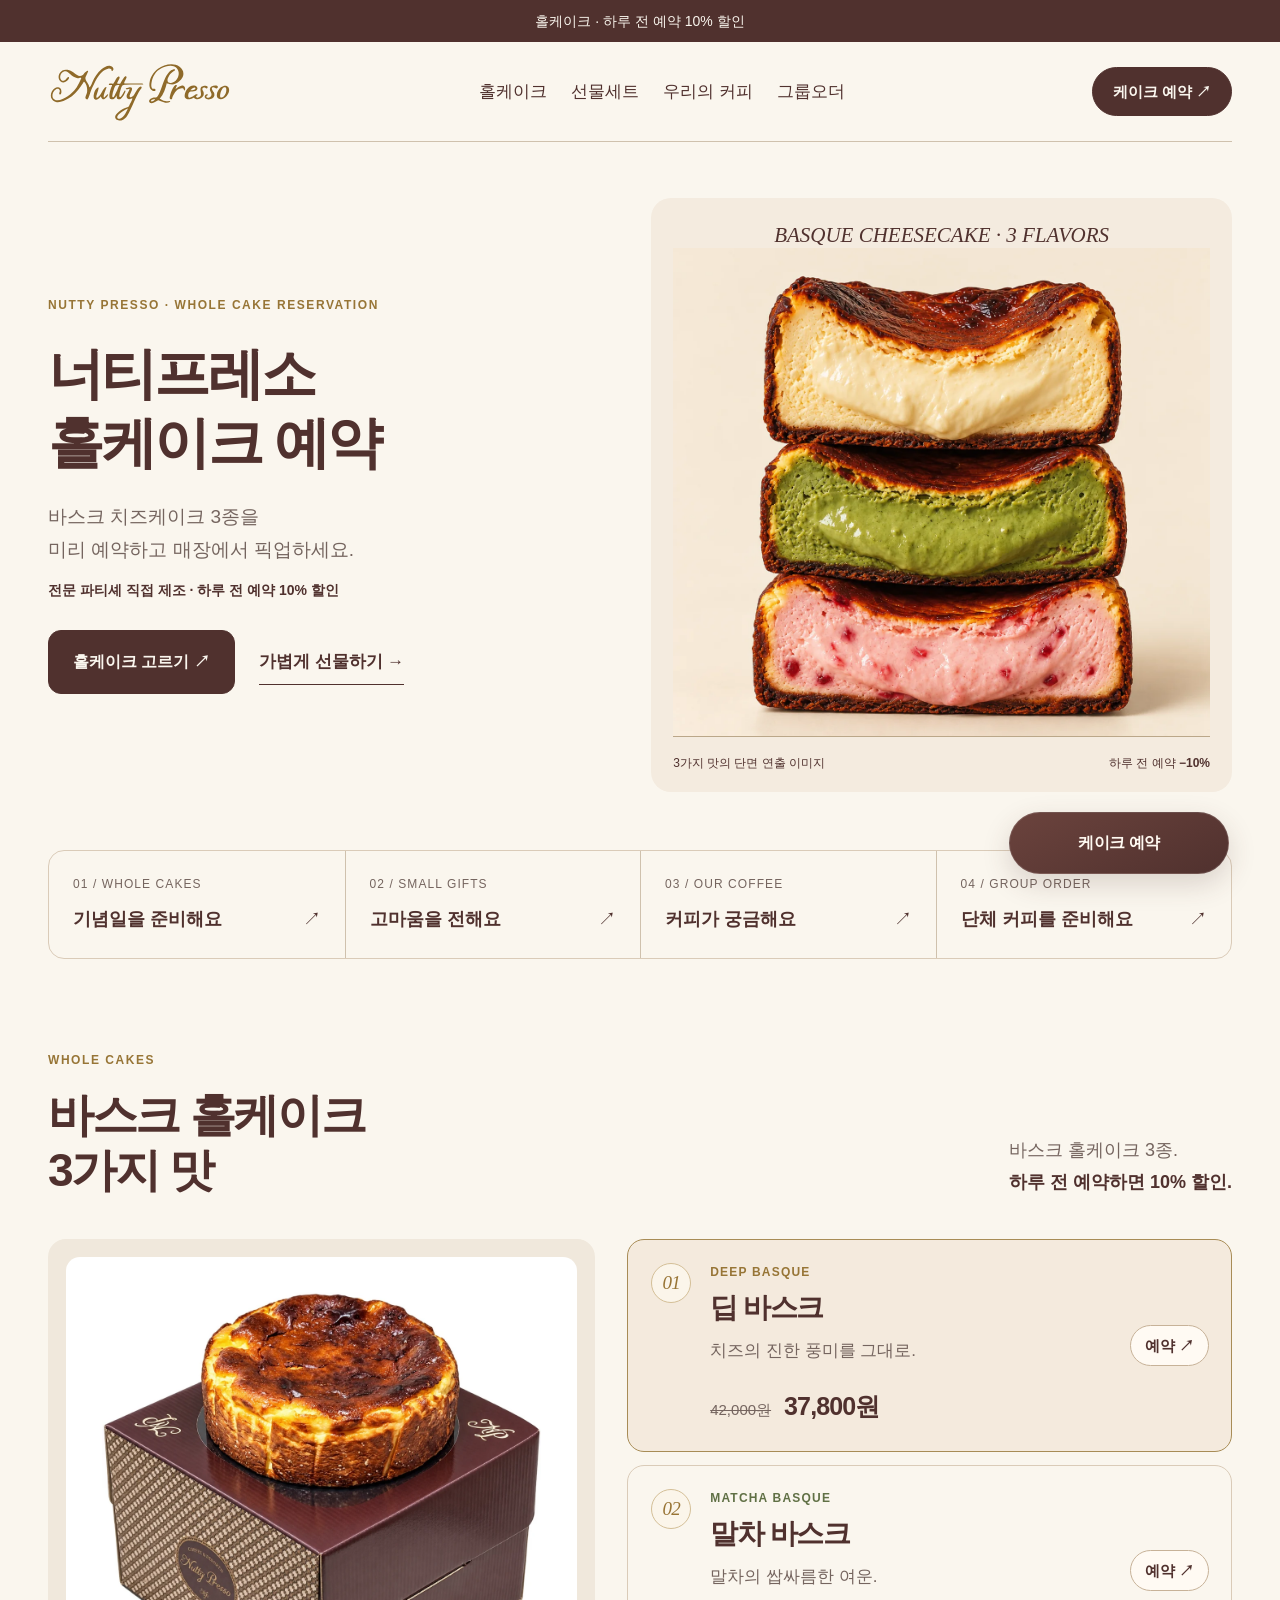
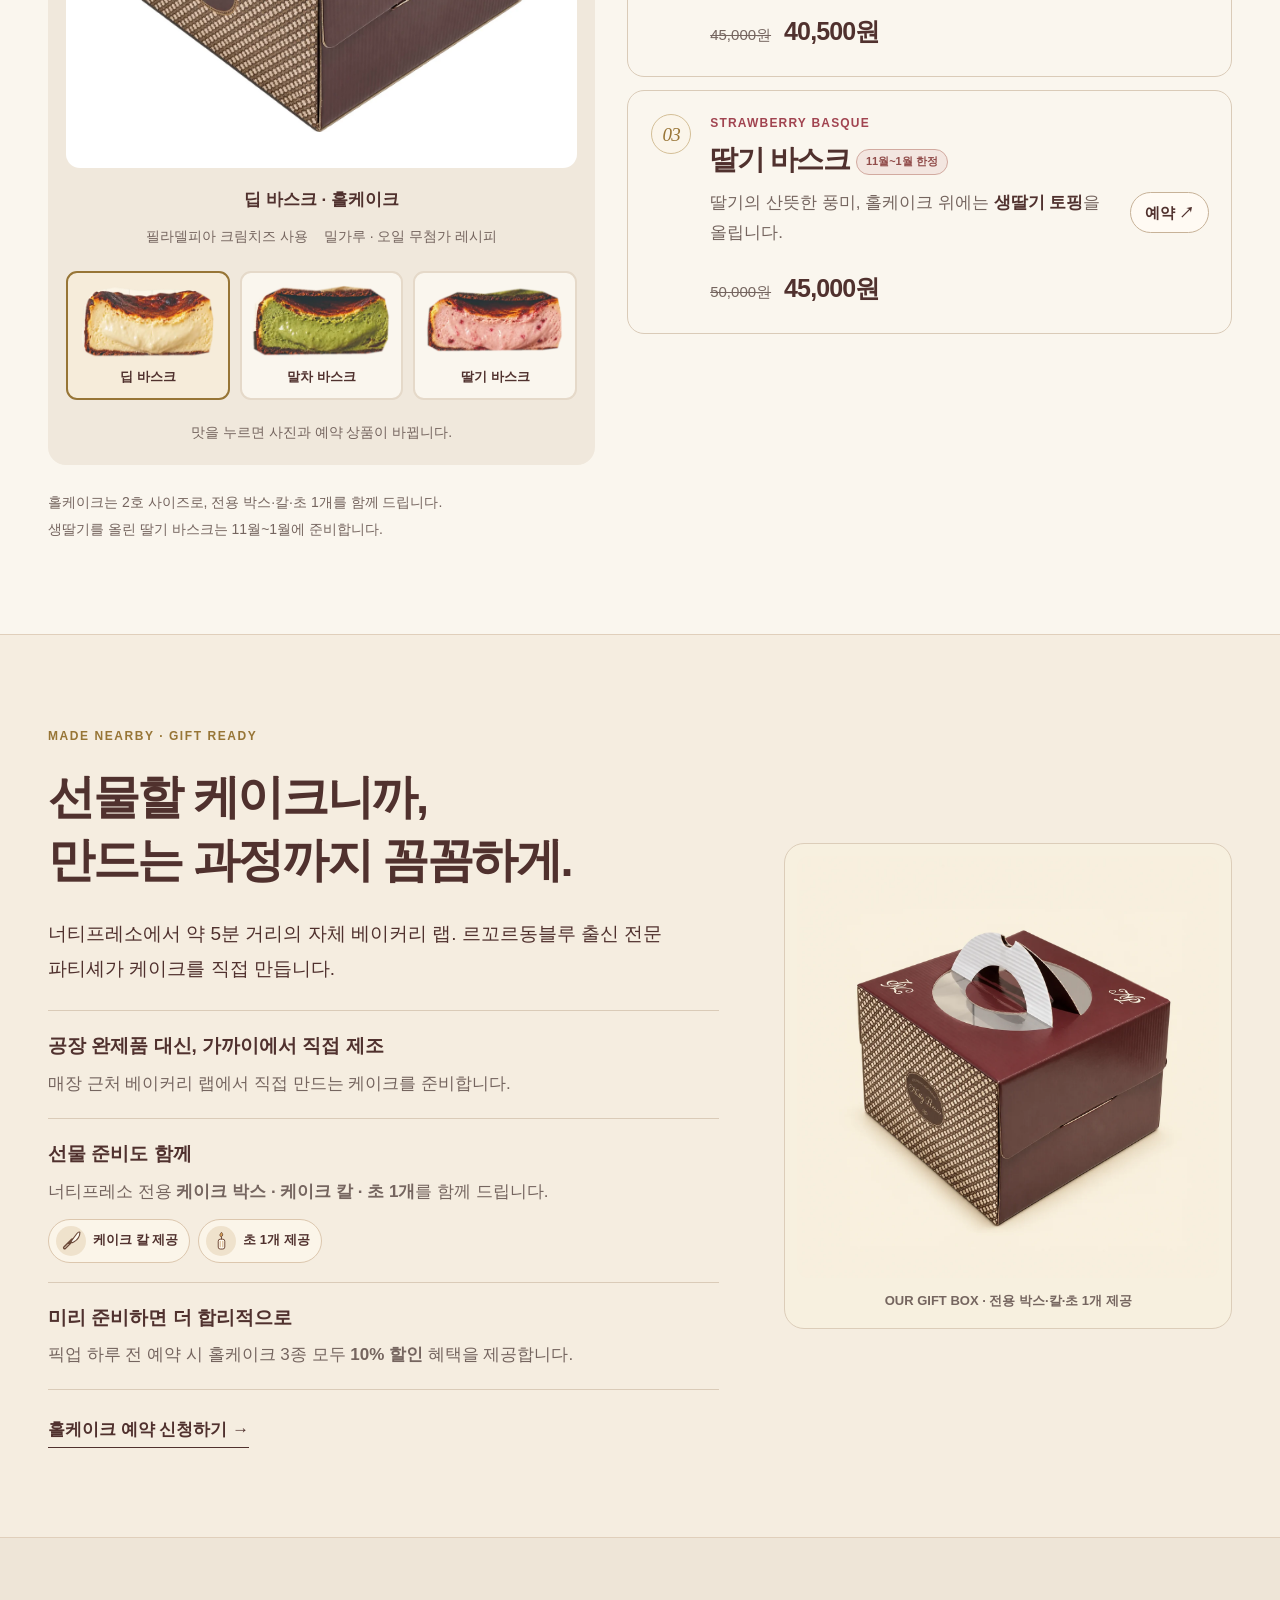
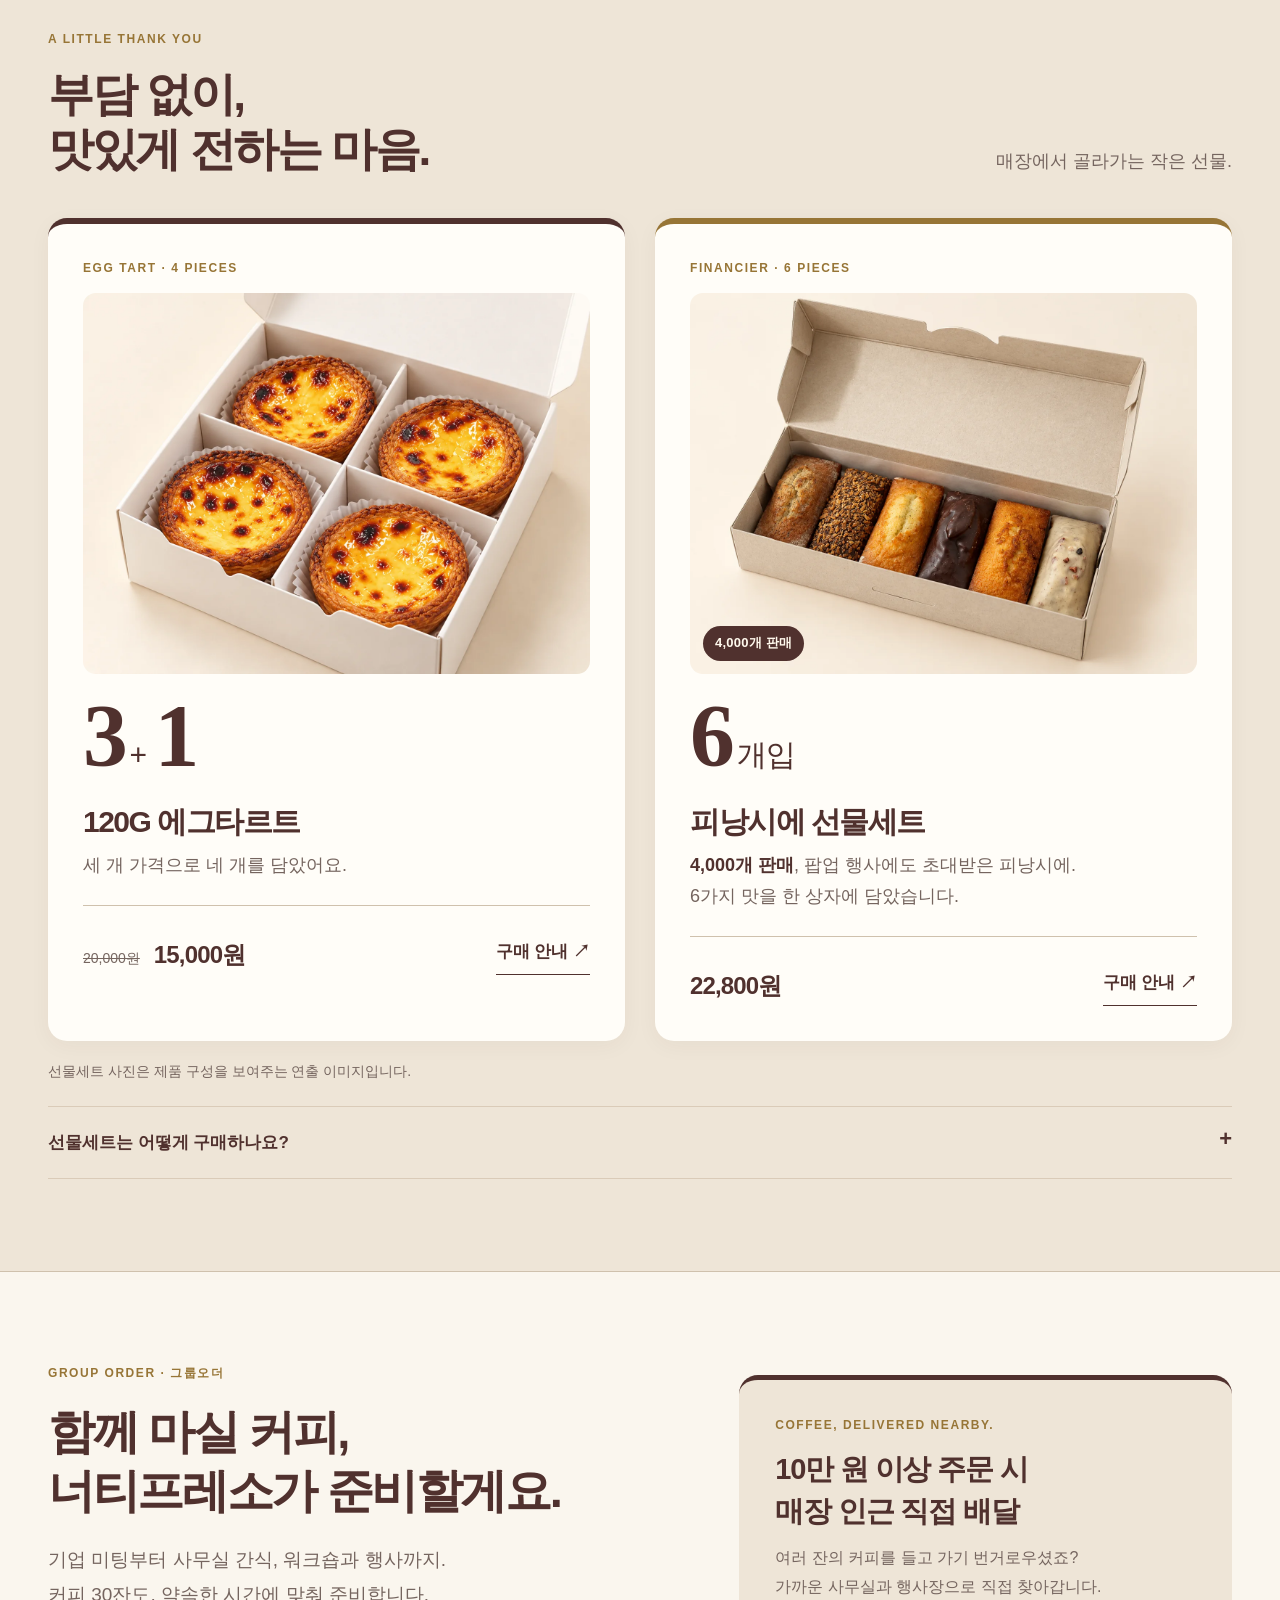
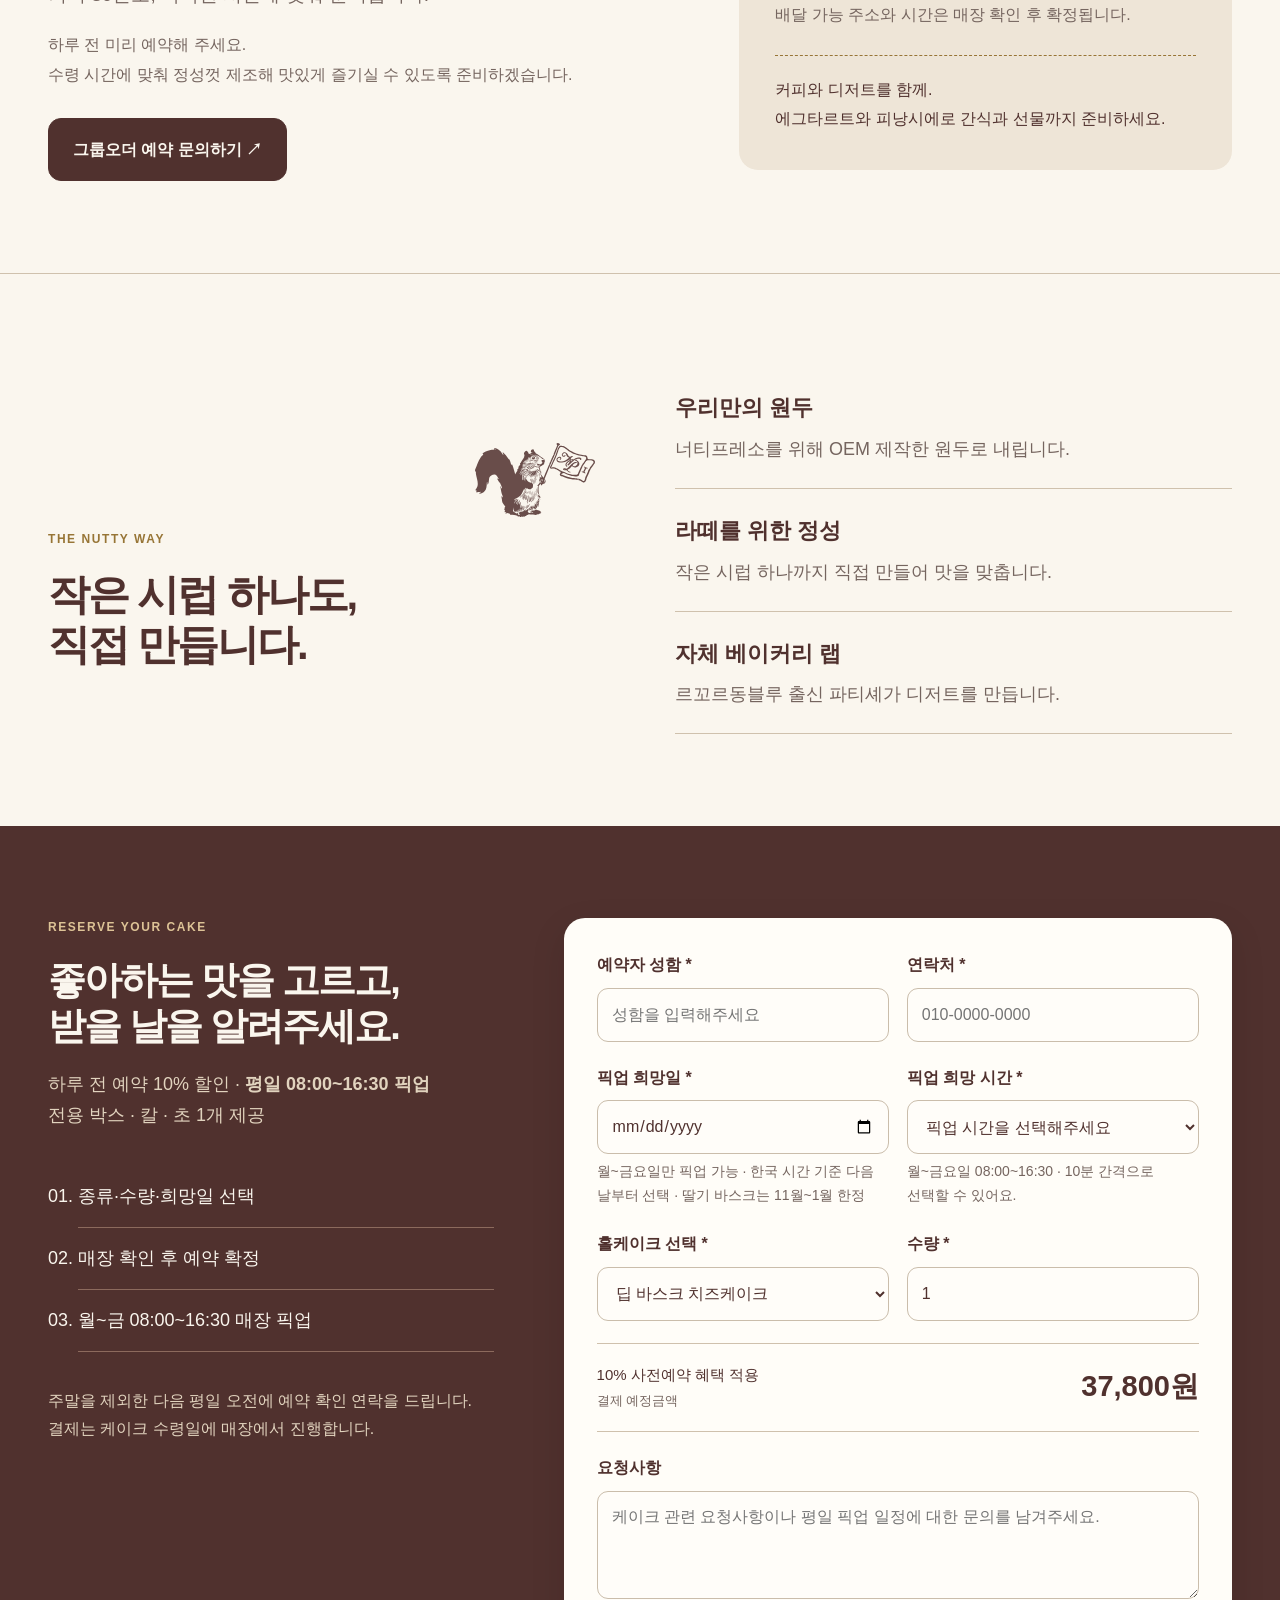
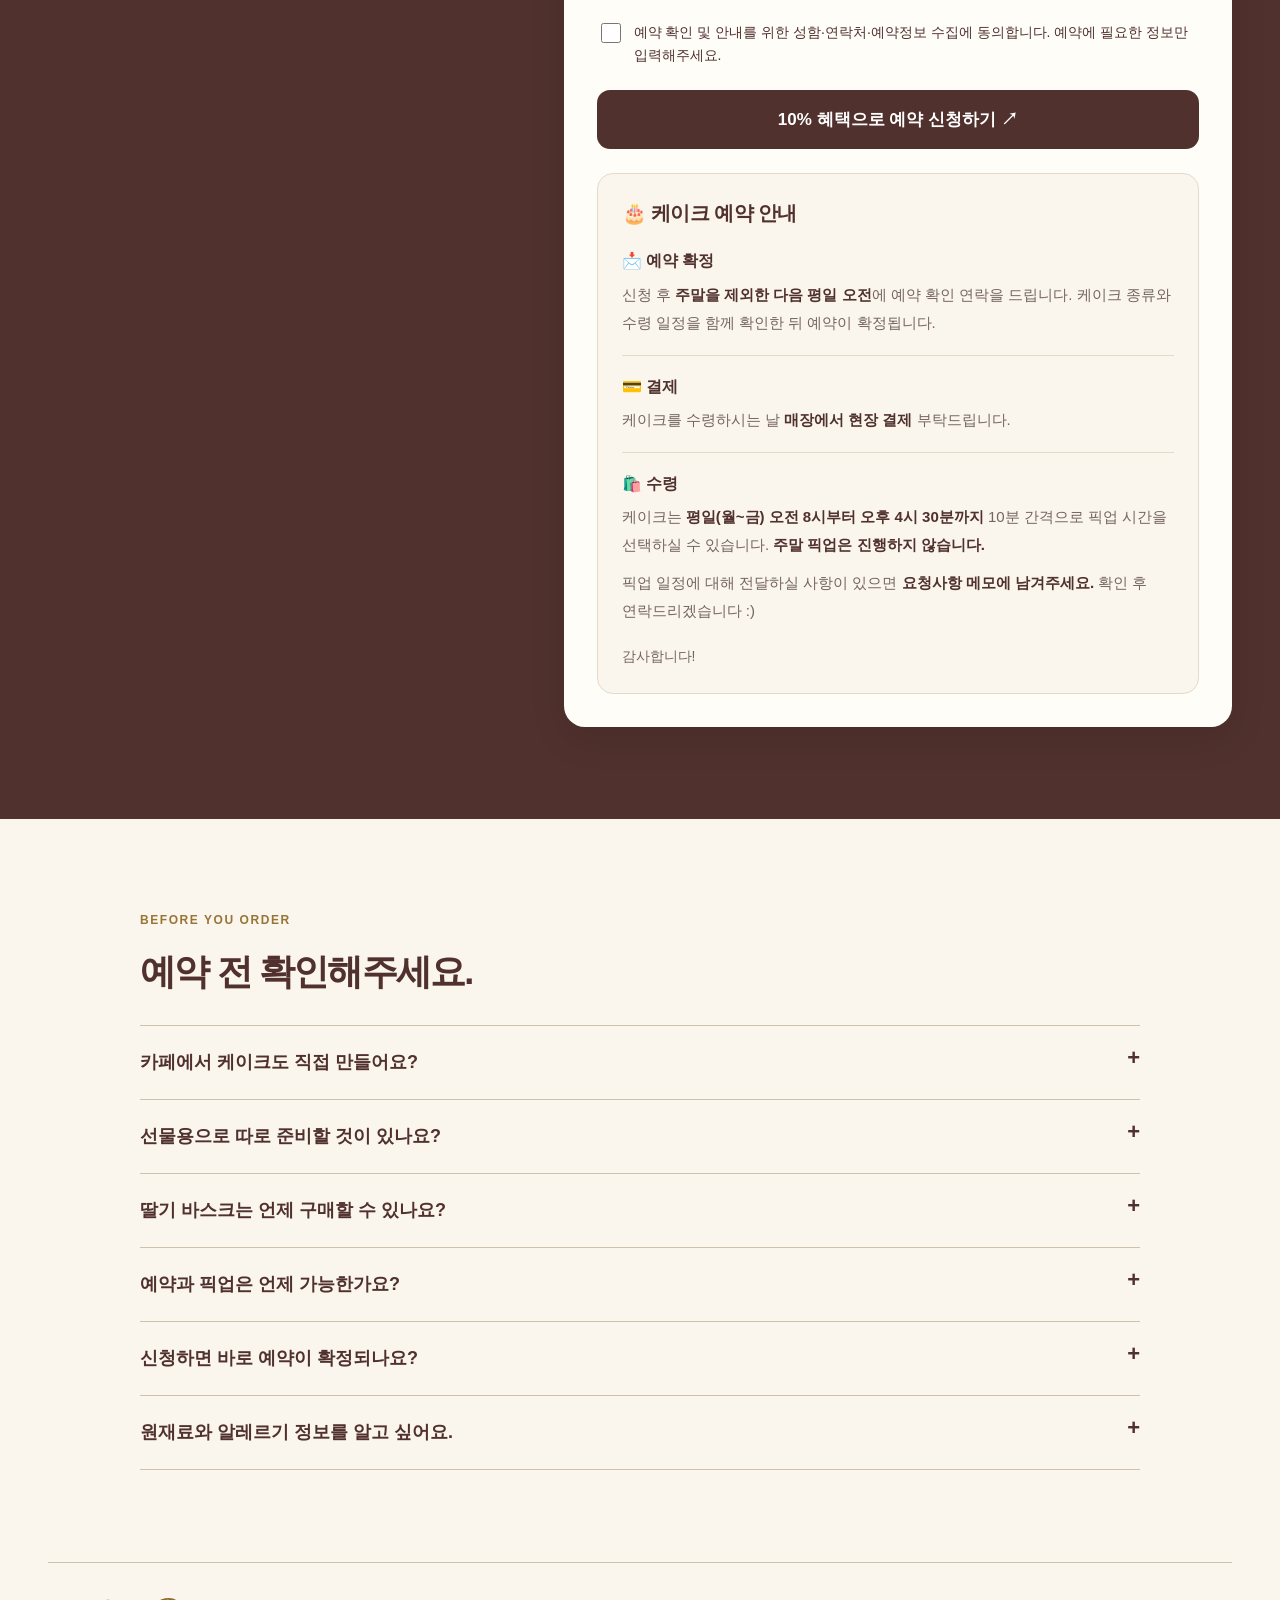
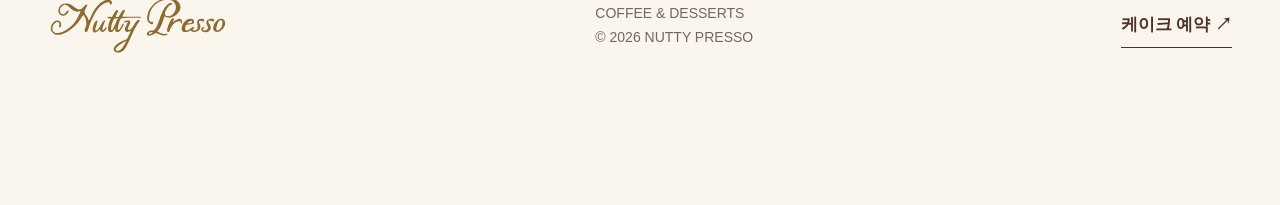
<file: index.html>
<!doctype html><html lang="ko"><head>
<meta charset="utf-8"/>
<meta content="width=device-width, initial-scale=1" name="viewport"/>
<meta content="#50312e" name="theme-color"/>
<title>너티프레소 홀케이크 예약 | 하루 전 예약 10% 할인</title>
<meta content="전용 OEM 원두, 직접 만드는 시럽, 르꼬르동블루 출신 파티쉐와 자체 베이커리 랩. 커피와 선물세트, 바스크 홀케이크, 기업·사무실·행사 그룹오더를 만나보세요. 홀케이크 하루 전 예약 10% 할인. 단체 주문 10만 원 이상 매장 인근 직접 배달." name="description"/>
<meta content="너티프레소 홀케이크 사전예약 | 하루 전 10% 할인" property="og:title"/>
<meta content="홀케이크 하루 전 예약 10% 할인. 5분 거리 자체 랩에서 전문 파티셰가 직접 만들고, 전용 케이크 박스·칼·초 1개까지 준비합니다." property="og:description"/>
<meta content="website" property="og:type"/>
<meta content="https://f45luke-source.github.io/nuttypresso-cake/" property="og:url"/>
<meta content="https://f45luke-source.github.io/nuttypresso-cake/assets/basque-three-slices.webp" property="og:image"/>
<link href="https://f45luke-source.github.io/nuttypresso-cake/" rel="canonical"/>
<link href="assets/nutty-mascot.svg" rel="icon" type="image/svg+xml"/>
<link as="image" href="assets/nutty-wordmark.svg" rel="preload"/>
<style data-source="nutty.css">
:root{--ink:#50312e;--paper:#faf6ee;--line:#cfc1ad;--gold:#977536;--muted:#75655f;--white:#fffdf8;--sans:'Apple SD Gothic Neo','Malgun Gothic',Arial,sans-serif}*{box-sizing:border-box}html{scroll-behavior:smooth;scroll-padding-top:110px}body{margin:0;background:var(--paper);color:var(--ink);font:17px/1.7 var(--sans);word-break:keep-all;-webkit-font-smoothing:antialiased}h1,h2,h3,p,figure{margin:0}h1,h2,h3{line-height:1.2;letter-spacing:-.05em}a{color:inherit;text-decoration:none}img{display:block;max-width:100%;height:auto}button,input,select,textarea{font:inherit}button,a,input,select,textarea,summary{-webkit-tap-highlight-color:transparent}button,summary{cursor:pointer}a:focus-visible,button:focus-visible,input:focus-visible,select:focus-visible,textarea:focus-visible,summary:focus-visible{outline:3px solid var(--gold);outline-offset:5px}[hidden]{display:none!important}.wrap{width:min(1240px,calc(100% - 96px));margin-inline:auto}.skip{position:absolute;top:-100px;left:20px;background:white;padding:12px;z-index:100}.skip:focus{top:8px}.notice{background:var(--ink);color:var(--paper);text-align:center;padding:9px 20px;font-size:14px}.header{display:flex;align-items:center;justify-content:space-between;gap:26px;min-height:100px;position:relative;border-bottom:1px solid var(--line)}.wordmark{width:184px;height:68px;object-fit:contain}.header nav{display:flex;gap:34px;font-size:16px}.header nav a:hover,.text-link:hover{color:var(--gold)}.button{display:inline-flex;align-items:center;justify-content:center;background:var(--ink);color:var(--paper);padding:17px 24px;min-height:56px;border:1px solid var(--ink);font-size:16px;font-weight:700}.button:hover,.submit:hover{background:#715048}.button.small{min-height:46px;padding:11px 20px;font-size:15px}.nav-toggle{display:none;background:none;border:1px solid var(--line);color:var(--ink);width:46px;height:46px;font-size:23px}.mobile-menu{padding:20px;display:grid;gap:14px;border-bottom:1px solid var(--line)}.eyebrow{display:block;font:600 12px/1.5 Arial,sans-serif;letter-spacing:.13em;color:var(--gold)}.hero{display:grid;grid-template-columns:1fr 1.05fr;gap:50px;align-items:center;padding-top:56px;padding-bottom:58px}.hero h1{font-size:clamp(38px,4.4vw,62px);font-weight:750;line-height:1.22;margin:24px 0}.hero h1 em{font-style:normal;font-weight:450}.hero p{font-size:19px;color:var(--muted);line-height:1.7}.actions{display:flex;gap:24px;align-items:center;flex-wrap:wrap;margin-top:28px}.text-link{font-size:16px;font-weight:700;border-bottom:1px solid;padding:8px 0}.hero-photo{background:#e8dbc2;position:relative;overflow:hidden;padding:25px 22px 18px}.photo-heading{font:italic 21px Georgia,serif;text-align:center;display:block}.hero-photo img{width:100%;aspect-ratio:1.1;object-fit:contain;padding:16px 0}.hero-photo figcaption{border-top:1px solid #bba789;padding-top:16px;display:flex;justify-content:space-between;align-items:center;gap:16px;font-size:12px}.hero-photo figcaption>b{font-size:22px}.quick{display:grid;grid-template-columns:repeat(3,1fr);border-top:1px solid var(--ink);border-bottom:1px solid var(--ink)}.quick a{padding:23px 22px;display:grid;gap:8px}.quick a+ a{border-left:1px solid var(--line)}.quick small{font-size:11px;letter-spacing:.1em;color:var(--muted)}.quick span{display:flex;justify-content:space-between;font-size:18px;font-weight:700}.quick a:hover{background:#ede4d5}.section{padding-top:92px;padding-bottom:92px}.section-heading{display:flex;align-items:end;justify-content:space-between;gap:30px;margin-bottom:40px}.section-heading h2{font-size:clamp(34px,3.6vw,48px);margin-top:17px}.section-heading>p{font-size:17px;color:var(--muted)}.section-heading strong{color:var(--ink);font-weight:600}.cake-selection{display:grid;grid-template-columns:.9fr 1.1fr;gap:50px;align-items:center}.cake-feature{background:#f0e9dd;padding:20px 16px;text-align:center}.cake-feature img{width:100%;aspect-ratio:1.15;object-fit:contain}.cake-feature p{font-size:14px;color:var(--muted);padding-top:8px}.cake-row{display:grid;grid-template-columns:30px 1fr auto;align-items:center;gap:20px;border-top:1px solid var(--line);padding:28px 0}.cake-row:last-child{border-bottom:1px solid var(--line)}.flavor-number{align-self:start;font:italic 20px Georgia,serif;color:var(--gold);padding-top:5px}.cake-row .eyebrow{font-size:11px;letter-spacing:.1em}.cake-row h3{font-size:26px;margin:6px 0 8px}.cake-row p{font-size:16px;color:var(--muted)}.cake-row.matcha .eyebrow{color:#607045}.cake-row.strawberry .eyebrow{color:#a14450}.price{display:flex;gap:14px;align-items:baseline;margin-top:12px;flex-wrap:wrap}.price del{font-size:14px;color:var(--muted)}.price strong{font-size:24px;letter-spacing:-.035em}.select-cake{font-size:15px;border-bottom:1px solid;padding:12px 0;font-weight:700;white-space:nowrap}.fine{font-size:13px;color:var(--muted);margin-top:18px}.gifts{background:#eee5d7}.gift-pair{display:grid;grid-template-columns:1fr 1fr;gap:30px}.gift-ticket{background:var(--white);border-top:6px solid var(--ink);padding:35px}.gift-ticket:nth-child(2){border-color:var(--gold)}.gift-number{font:700 clamp(60px,7vw,98px)/1.1 Georgia,serif;letter-spacing:-.07em;margin:30px 0 20px}.gift-number span{font:400 30px var(--sans);letter-spacing:-.02em;padding:0 8px}.gift-ticket h3{font-size:29px}.gift-ticket p{font-size:17px;color:var(--muted);margin:10px 0 24px}.gift-bottom{display:flex;align-items:end;justify-content:space-between;border-top:1px solid var(--line);padding-top:16px;gap:14px}.gift-guide{border-block:1px solid #c8bba5;margin-top:25px}.gift-guide p{max-width:850px}.brand{display:grid;grid-template-columns:1fr 1fr;gap:70px;align-items:center}.brand-heading{position:relative}.brand-heading>img{position:absolute;right:10px;top:0;width:120px;height:100px;object-fit:contain;opacity:.85}.brand-heading .eyebrow{margin-top:100px}.brand-heading h2{font-size:42px;margin-top:20px}.brand-points>div{border-bottom:1px solid var(--line);padding:23px 0}.brand-points b{font-size:22px}.brand-points p{font-size:17px;color:var(--muted);margin-top:7px}.reserve{background:var(--ink);color:var(--paper)}.reserve-grid{display:grid;grid-template-columns:.8fr 1.2fr;gap:70px;align-items:start}.reserve .eyebrow{color:#ddc396}.reserve h2{font-size:38px;margin:20px 0}.reserve-intro>p{font-size:17px;color:#e1d3be}.reserve ol{list-style:decimal-leading-zero;padding-left:30px;margin:35px 0;font-size:18px}.reserve li{padding:15px 0;border-bottom:1px solid #8c6a5d}.reservation-note{font-size:15px;color:#e1d3be}.form{display:grid;grid-template-columns:1fr 1fr;gap:22px 18px;background:var(--white);color:var(--ink);padding:32px}.field{min-width:0}.field label{display:block;font-size:15px;font-weight:700;margin-bottom:8px}.field input,.field select,.field textarea{width:100%;min-width:0;border:1px solid #cabdab;background:#fffdf9;min-height:50px;padding:11px 12px;border-radius:0;color:var(--ink);font-size:16px}.field textarea{min-height:94px;resize:vertical}.full{grid-column:1/-1}.field-help{font-size:13px;color:var(--muted);line-height:1.6;margin:6px 0 0}.total{display:flex;justify-content:space-between;gap:15px;align-items:center;border-block:1px solid var(--line);padding:18px 0}.total>span{font-size:14px}.total small{font-size:12px;color:var(--muted)}.total strong{font-size:28px;white-space:nowrap}.consent{display:flex;align-items:flex-start;gap:10px;font-size:13px;line-height:1.7}.consent input{width:20px;height:20px;flex-shrink:0;accent-color:var(--ink);margin-top:2px}.submit{border:0;background:var(--ink);color:white;min-height:57px;padding:15px;font-size:17px;font-weight:700;cursor:pointer}.submit:disabled{opacity:.65;cursor:wait}.status{white-space:pre-line;padding:20px;background:#edf1e7;font-size:15px;color:#344426}.status.error{background:#fff0e8;color:#892c23}.faq{max-width:1000px}.faq h2{font-size:36px;margin:18px 0 28px}.faq details{border-top:1px solid var(--line)}.faq details:last-child{border-bottom:1px solid var(--line)}summary{padding:21px 0;font-size:17px;font-weight:600;list-style:none;display:flex;justify-content:space-between;gap:18px}summary::after{content:'+';font-size:22px;line-height:1}details[open]>summary::after{content:'−'}details>p{font-size:16px;color:var(--muted);padding-bottom:22px;line-height:1.8}.footer{border-top:1px solid var(--line);padding-top:32px;padding-bottom:38px;display:flex;align-items:center;justify-content:space-between;gap:30px}.footer>img{width:180px}.footer p{font-size:14px;color:var(--muted)}.mobile-cta{display:none}
@media(max-width:1000px){.wrap{width:calc(100% - 56px)}.hero,.cake-selection{gap:30px}.hero h1{font-size:43px}.brand{gap:36px}.reserve-grid{gap:30px;grid-template-columns:1fr 1.2fr}.reserve h2{font-size:31px}.form{padding:25px}.header nav{gap:20px}.quick span{font-size:16px}}
@media(max-width:720px){html{scroll-padding-top:24px}.wrap{width:calc(100% - 40px)}body{font-size:16px;padding-bottom:72px}.notice{font-size:12px}.header{min-height:80px;gap:12px}.header nav{display:none}.wordmark{width:130px;height:55px}.header .button.small{margin-left:auto;font-size:13px;padding:10px 12px;min-height:44px}.nav-toggle{display:block;width:42px;height:44px;font-size:21px}.hero{grid-template-columns:1fr;padding-top:36px;gap:30px;padding-bottom:35px}.hero h1{font-size:clamp(34px,8.4vw,49px);margin:19px 0;line-height:1.22}.hero p{font-size:17px}.hero .eyebrow{font-size:10px}.hero-photo{padding:20px 18px 16px}.hero-photo img{aspect-ratio:1.2}.photo-heading{font-size:19px}.hero-photo figcaption{font-size:10px}.actions{margin-top:22px;gap:20px}.button{font-size:15px;padding:15px 18px}.text-link{font-size:15px}.quick{grid-template-columns:1fr}.quick a{padding:17px 0;gap:3px}.quick a+a{border-left:0;border-top:1px solid var(--line)}.quick span{font-size:17px}.quick small{font-size:10px}.section{padding-top:62px;padding-bottom:62px}.section-heading{display:block;margin-bottom:27px}.section-heading h2{font-size:35px;margin-top:14px}.section-heading>p{font-size:16px;margin-top:18px}.cake-selection{grid-template-columns:1fr;gap:22px}.cake-feature{padding:10px 15px 15px}.cake-feature img{max-height:300px;aspect-ratio:1.6}.cake-row{gap:12px;padding:23px 0;grid-template-columns:24px 1fr auto}.cake-row h3{font-size:24px}.cake-row p{font-size:15px}.price strong{font-size:22px}.select-cake{font-size:14px}.gift-pair{grid-template-columns:1fr;gap:22px}.gift-ticket{padding:26px}.gift-number{margin:20px 0 15px;font-size:76px}.gift-ticket h3{font-size:26px}.gift-ticket p{font-size:16px}.gift-bottom .text-link{font-size:14px}.gift-bottom .price{gap:8px}.gift-guide summary{font-size:15px}.brand{grid-template-columns:1fr;gap:22px}.brand-heading .eyebrow{margin-top:24px;max-width:170px}.brand-heading>img{width:85px;height:70px;top:-20px;right:0}.brand-heading h2{font-size:34px}.brand-points>div{padding:19px 0}.brand-points b{font-size:21px}.brand-points p{font-size:16px}.reserve-grid{grid-template-columns:1fr;gap:30px}.reserve h2{font-size:31px}.reserve ol{margin:24px 0;font-size:16px}.reserve li{padding:10px 0}.reservation-note{font-size:14px}.form{padding:24px 19px;gap:19px 13px}.field label{font-size:14px}.field input,.field select,.field textarea{font-size:16px;padding:10px 9px}.field-help{font-size:12px}.total strong{font-size:25px}.total span{font-size:13px}.consent{font-size:12px}.submit{font-size:15px}.faq h2{font-size:29px}.faq summary{font-size:16px}.faq details p{font-size:15px}.footer{display:grid;grid-template-columns:1fr auto;gap:22px}.footer>img{width:150px}.footer p{grid-column:1/-1;grid-row:2;font-size:13px}.footer>a{font-size:14px}.mobile-cta{position:fixed;inset:auto 0 0;display:flex;align-items:center;justify-content:space-between;background:var(--paper);border-top:1px solid var(--line);padding:11px 20px calc(11px + env(safe-area-inset-bottom));z-index:50;gap:16px}.mobile-cta span{font-size:12px}.mobile-cta b{display:block;font-size:15px}.mobile-cta a{background:var(--ink);color:var(--paper);padding:12px 19px;font-size:14px;font-weight:700}.mobile-cta.away{display:none}}
@media(max-width:370px){.wrap{width:calc(100% - 32px)}.form{grid-template-columns:1fr}.full{grid-column:auto}.hero h1{font-size:34px}.header{gap:8px}.wordmark{width:112px}.header .button.small{font-size:12px;padding:10px}.cake-row{gap:8px}.price{gap:8px}.price strong{font-size:21px}}
@media(prefers-reduced-motion:reduce){html{scroll-behavior:auto}*{transition:none!important}}

/* 2026-10-20: same original layout, real product photography and checkout reassurance */
.hero-benefits{margin-top:13px!important;font-size:14px!important;color:var(--ink)!important;font-weight:650;line-height:1.65!important}
.slice-gallery{display:grid;grid-template-columns:repeat(3,minmax(0,1fr));gap:7px;margin:17px 1px 4px}
.slice-gallery figure{min-width:0;background:#faf6ee;border:1px solid #e5d9c9;padding:6px}
.slice-gallery img{width:100%;height:76px;object-fit:contain}
.slice-gallery figcaption{font-size:11px;line-height:1.5;color:var(--ink);font-weight:700;margin-top:2px}
.seasonal-tag{display:inline-block;vertical-align:middle;background:#f3e6e0;border:1px solid #d2aaa0;color:#914c4a;border-radius:30px;font-size:11px;font-weight:700;letter-spacing:0;padding:5px 9px;white-space:nowrap}
.cake-row p strong{color:var(--ink)}
.trust-section{background:#f5ede0;border-top:1px solid #e0cfbb;border-bottom:1px solid #e0cfbb}
.trust-layout{display:grid;grid-template-columns:1.2fr .8fr;gap:65px;align-items:center}
.trust-copy h2{font-size:clamp(31px,3.7vw,47px);margin:18px 0 24px}
.trust-lead{font-size:18px;color:var(--ink);line-height:1.85;max-width:620px}
.trust-points{margin:24px 0}
.trust-points>div{border-top:1px solid #d4c4b0;padding:16px 0}
.trust-points>div:last-child{border-bottom:1px solid #d4c4b0}
.trust-points b{font-size:17px}
.trust-points p{margin-top:4px;color:var(--muted);font-size:15px}
.trust-photo{background:#ebe0d3;border:1px solid #dacdbb;padding:27px 22px 17px;text-align:center}
.trust-photo img{width:100%;max-height:420px;aspect-ratio:1.05;object-fit:contain}
.trust-photo figcaption{font-size:12px;font-weight:600;color:var(--muted);padding-top:11px;border-top:1px solid #d4c4b0}
.gift-photo{background:#f5efe5;min-height:235px;padding:12px;display:grid;place-items:center;margin-top:15px}
.gift-photo img{width:100%;height:225px;object-fit:contain}
.gift-ticket .gift-number{margin-top:12px}
@media(max-width:1000px){.trust-layout{gap:30px}.trust-photo{padding:19px}}
@media(max-width:720px){.hero-benefits{font-size:13px!important}.slice-gallery img{height:65px}.slice-gallery figcaption{font-size:10px}.trust-layout{grid-template-columns:1fr;gap:24px}.trust-copy h2{font-size:34px}.trust-lead{font-size:16px}.trust-photo{max-width:500px;width:100%;margin:0 auto}.trust-photo img{max-height:310px}.trust-points p{font-size:14px}.seasonal-tag{font-size:10px;padding:4px 7px}.gift-photo{min-height:215px}.gift-photo img{height:208px}}

/* 2026-10-20: plain cake reservation message and larger product images */
.hero .hero-3flavors{width:100%;aspect-ratio:1.1;object-fit:cover;object-position:center;padding:0;background:#f5eadb}
.hero-photo{background:#f4ebdf}
.cake-feature>p{font-weight:600;line-height:1.7}
.gift-ticket .gift-photo{position:relative;display:block;overflow:hidden;aspect-ratio:4/3;min-height:0;margin-top:15px;padding:0;background:#f3e9dc}
.gift-ticket .gift-photo img{display:block;width:100%;height:100%;min-height:0;aspect-ratio:4/3;object-fit:cover;object-position:center}
.gift-photo-tag{position:absolute;left:13px;bottom:13px;background:#50312e;color:#fff9ed;padding:6px 12px;font-size:13px;font-weight:700;letter-spacing:.02em}
.gift-ticket p strong{color:var(--ink);font-weight:800}
.gift-image-note{margin-top:18px;margin-bottom:-4px}
@media(max-width:720px){.hero .hero-3flavors{aspect-ratio:1.12}.gift-ticket .gift-photo{aspect-ratio:4/3}.gift-ticket .gift-photo img{height:100%;aspect-ratio:4/3}.gift-photo-tag{font-size:12px}}

/* 2026-10-20 — flavor-selector interaction, retaining original brand styling */
.cake-image-stage{position:relative;min-height:295px;display:flex;align-items:center;justify-content:center}
.cake-image-stage>img{width:100%;height:auto;aspect-ratio:1.15;object-fit:contain;object-position:center;transition:opacity .16s ease}
.cake-image-stage>img.is-changing{opacity:.35}
.cake-image-caption{position:absolute;bottom:3px;left:50%;transform:translateX(-50%);white-space:normal;text-align:center;max-width:calc(100% - 22px);background:rgba(250,246,238,.94);color:var(--ink);font-size:12px;font-weight:650;line-height:1.5;padding:6px 12px}
.cake-row[data-preview]{cursor:pointer;transition:background .2s ease,box-shadow .2s ease}
.cake-row[data-preview]:hover{background:rgba(233,219,199,.32)}
.cake-row.is-active{background:linear-gradient(90deg,rgba(233,219,199,.53),rgba(233,219,199,0) 94%);box-shadow:inset 3px 0 0 var(--gold)}
.slice-gallery .slice-choice{display:flex;flex-direction:column;align-items:center;justify-content:space-between;min-width:0;width:100%;background:#faf6ee;border:1px solid #e5d9c9;padding:6px;cursor:pointer;color:var(--ink);font:inherit;transition:border-color .2s ease,background .2s ease}
.slice-gallery .slice-choice:hover{background:#f0e7d9;border-color:var(--gold)}
.slice-gallery .slice-choice.is-active{border:2px solid var(--gold);background:#f6ecda;padding:5px}
.slice-gallery .slice-choice img{width:100%;height:76px;aspect-ratio:auto;object-fit:contain}
.slice-gallery .slice-choice span{font-size:11px;line-height:1.5;font-weight:700;margin-top:2px}
.preview-instruction{padding-top:7px!important;font-size:12px!important;color:var(--muted)!important}
@media(max-width:720px){
.cake-image-stage{min-height:230px}
.cake-image-caption{font-size:11px}
.slice-gallery .slice-choice img{height:65px}
.slice-gallery .slice-choice span{font-size:10px}
}
@media(prefers-reduced-motion:reduce){.cake-image-stage>img,.cake-row[data-preview],.slice-gallery .slice-choice{transition:none}}

/* 2026-10-20: intentionally leave whole-cake photo space blank until authentic photos arrive. */
.cake-image-stage{min-height:295px;align-items:stretch}
.cake-image-placeholder{width:100%;min-height:295px;display:flex;flex-direction:column;align-items:center;justify-content:center;gap:12px;padding:30px 15px;background:#eee6d9;color:var(--ink);border:1px solid #e0d5c5;text-align:center}
.cake-photo-label{font:600 11px/1.6 Arial,sans-serif;letter-spacing:.13em;color:var(--gold)}
.cake-image-placeholder strong{font-size:clamp(24px,3vw,35px);letter-spacing:-.045em;font-weight:750}
.cake-photo-status{font-size:13px;color:var(--muted);font-weight:500}
@media(max-width:720px){.cake-image-stage,.cake-image-placeholder{min-height:250px}}

</style>
<style data-source="group-order.css">
/* Group Order extends the existing Nutty Presso brand system. */
.header nav{gap:24px}.header nav [aria-current="page"]{border-bottom:1px solid var(--ink);font-weight:700}
.group-home{border-top:1px solid var(--line);border-bottom:1px solid var(--line)}
.group-home-grid{display:grid;grid-template-columns:1.12fr .88fr;gap:64px;align-items:center}
.group-home h2{font-size:clamp(34px,3.7vw,48px);margin:18px 0 22px;line-height:1.25}
.group-home-copy>p{color:var(--muted);font-size:18px;line-height:1.85}
.group-home-copy .group-home-note{font-size:14px;margin-top:18px}
.group-home-ticket{background:#eee5d7;padding:36px;border-top:5px solid var(--ink)}
.group-home-ticket strong{display:block;font-size:29px;line-height:1.45;letter-spacing:-.04em;margin:12px 0}
.group-home-ticket p{font-size:15px;color:var(--muted);line-height:1.8}
.group-home-ticket .group-home-dessert{border-top:1px dashed var(--gold);margin-top:25px;padding-top:20px;font-size:15px;color:var(--ink)}
.quick.group-quick{grid-template-columns:repeat(4,minmax(0,1fr))}.quick.group-quick a{padding-inline:18px}.quick.group-quick span{font-size:17px}
.group-hero{display:grid;grid-template-columns:1.12fr .88fr;gap:70px;align-items:center;padding-block:48px 64px}
.group-back{display:inline-block;color:var(--muted);font-size:13px;margin-bottom:36px}.group-back:hover{text-decoration:underline}
.group-hero h1{font-size:clamp(40px,4.3vw,59px);line-height:1.25;letter-spacing:-.055em;margin:20px 0 26px}
.group-hero h1 em{font-weight:450;font-style:normal}.group-hero-copy>p{font-size:18px;line-height:1.9;color:var(--muted)}
.group-tags{display:flex;flex-wrap:wrap;gap:8px;margin-top:24px}.group-tags span{border:1px solid var(--line);padding:5px 12px;font-size:13px}
.group-ticket{padding:32px 36px 24px;background:#eee5d7;border-top:6px solid var(--ink);position:relative}
.group-ticket-top{display:flex;align-items:center;justify-content:space-between;gap:12px;min-height:88px}.group-ticket-top .eyebrow{font-size:10px}.group-ticket-top img{width:100px;height:78px;object-fit:contain}
.group-big-number{font:700 108px/1.1 Georgia,serif;letter-spacing:-.07em;margin:5px 0 12px}.group-big-number span{font:600 23px/1.4 var(--sans);letter-spacing:-.035em;padding-left:15px;display:inline-block}
.group-ticket h2{font-size:28px;line-height:1.4;margin-bottom:12px}.group-ticket-copy{font-size:16px;line-height:1.9;color:var(--muted)}
.group-delivery{border-top:1px dashed var(--gold);margin-top:28px;padding-top:24px}.group-delivery strong{font-size:25px;line-height:1.45;letter-spacing:-.035em}.group-delivery p{font-size:13px;color:var(--muted);margin-top:9px}
.group-ticket-foot{border-top:1px solid var(--line);padding-top:16px;margin-top:24px;font-size:11px;color:var(--muted)}
.group-steps{display:grid;grid-template-columns:repeat(3,minmax(0,1fr));border-block:1px solid var(--ink);margin-bottom:64px}.group-steps>div{padding:25px 22px}.group-steps>div+div{border-left:1px solid var(--line)}.group-steps small{display:block;font:11px/1.5 Arial,sans-serif;letter-spacing:.1em;color:var(--muted);margin-bottom:8px}.group-steps strong{font-size:17px}
.group-form-section{background:var(--ink);color:var(--paper)}.group-form-intro .eyebrow{color:#ddc396;font-size:11px}.group-form-intro h2{font-size:37px;line-height:1.3;margin:19px 0 22px}.group-form-intro>p{font-size:16px;color:#e1d3be;line-height:1.9}
.group-dessert-note{padding:27px 0;border-block:1px solid #8c6a5d;margin:32px 0}.group-dessert-note h3{font-size:25px;line-height:1.4;margin:13px 0}.group-dessert-note p{font-size:16px;line-height:1.9;color:#e1d3be}.group-dessert-note a{display:inline-block;margin-top:13px}
.group-form-intro .group-fine{font-size:14px;line-height:1.9}.group-optional{font-size:12px;color:var(--muted);font-weight:400;margin-left:5px}
.group-delivery-fields{padding:20px;border:1px solid var(--line);background:var(--paper)}.group-delivery-fields>.consent{margin-top:16px}
.group-honeypot{position:absolute!important;left:-10000px!important;top:auto;width:1px;height:1px;overflow:hidden}
.group-page .status{overflow-wrap:anywhere}.group-page .form{position:relative}.group-page .footer>a:first-child{border:0}.group-page .field textarea{min-height:104px}
@media(max-width:1050px){.header nav{gap:16px;font-size:14px}.header{gap:18px}.group-home-grid,.group-hero{gap:38px}.group-home-ticket{padding:28px}.group-ticket{padding:24px}.group-hero h1{font-size:44px}.group-hero-copy>p{font-size:16px}.group-form-intro h2{font-size:31px}.quick.group-quick a{padding-inline:12px}.quick.group-quick span{font-size:15px}}
@media(max-width:820px) and (min-width:721px){.header .wordmark{width:145px}.header .button.small{font-size:12px;padding:10px}.header nav{gap:12px;font-size:13px}.header{gap:12px}.group-hero{gap:24px}.group-hero h1{font-size:39px}.group-ticket{padding:22px}.group-ticket-top img{width:75px}.group-big-number{font-size:92px}.group-big-number span{font-size:19px;padding-left:10px}.group-ticket h2{font-size:25px}.group-delivery strong{font-size:22px}.group-steps strong{font-size:15px}.group-steps>div{padding-inline:14px}}
@media(max-width:720px){.group-home-grid,.group-hero{grid-template-columns:1fr;gap:28px}.group-home h2{font-size:33px;margin-bottom:18px}.group-home-copy>p{font-size:16px}.group-home-ticket{padding:26px}.group-home-ticket strong{font-size:26px}.quick.group-quick{grid-template-columns:1fr}.quick.group-quick a{padding-inline:0}.quick.group-quick span{font-size:17px}.group-hero{padding-block:26px 36px}.group-back{margin-bottom:26px}.group-hero h1{font-size:clamp(34px,9vw,48px);margin:16px 0 20px}.group-hero-copy>p{font-size:16px}.group-hero .eyebrow{font-size:11px}.group-tags{margin-top:18px}.group-tags span{font-size:12px}.group-ticket{padding:24px 26px}.group-ticket-top{min-height:60px}.group-ticket-top img{width:85px;height:66px}.group-big-number{font-size:94px}.group-big-number span{font-size:21px}.group-ticket h2{font-size:27px}.group-ticket-copy{font-size:15px}.group-delivery{margin-top:23px;padding-top:20px}.group-delivery strong{font-size:24px}.group-steps{grid-template-columns:1fr;margin-bottom:36px}.group-steps>div{padding:17px 0;display:flex;align-items:center;gap:15px;justify-content:space-between}.group-steps>div+div{border-left:0;border-top:1px solid var(--line)}.group-steps small{margin:0;font-size:10px}.group-steps strong{font-size:15px}.group-form-intro h2{font-size:31px}.group-form-intro>p{font-size:15px}.group-dessert-note{margin:25px 0;padding:22px 0}.group-dessert-note h3{font-size:24px}.group-delivery-fields{padding:16px}.group-page .footer img{width:145px}.group-page .header .button.small{font-size:12px;padding-inline:10px}}
@media(max-width:370px){.group-page .wordmark{width:104px}.group-page .header{gap:7px}.group-page .header .button.small{padding-inline:8px;font-size:11px}.group-ticket{padding:22px}.group-big-number span{font-size:19px}.group-steps strong{font-size:14px}}

</style>
<style data-source="nutty-polish.css">
/* NUTTY PRESSO · October 2026 polish
   Homepage-only design layer. Original brand colors, forms and booking logic stay intact.
   Group-order has its own page and is intentionally unaffected. */
.nutty-home{
  --soft-line:#dacbb8;
  --round-card:18px;
  --round-input:11px;
  font-size:18px;
  line-height:1.72;
}
.nutty-home .header nav{font-size:17px}
.nutty-home .eyebrow{font-size:12px;line-height:1.65}
.nutty-home .button,
.nutty-home .submit,
.nutty-home .mobile-cta a{
  border-radius:13px;
  transition:background-color .2s ease,transform .2s ease;
}
.nutty-home .button:hover,
.nutty-home .submit:not(:disabled):hover{transform:translateY(-1px)}
.nutty-home .button.small,
.nutty-home .select-cake{
  border-radius:999px;
}
.nutty-home .text-link{font-size:17px}
.nutty-home .hero-photo{border-radius:20px}
.nutty-home .hero-copy>p{font-size:19px}
.nutty-home .quick{
  border:1px solid var(--soft-line);
  border-radius:16px;
  overflow:hidden;
}
.nutty-home .quick.group-quick span{font-size:18px}
.nutty-home .quick small{font-size:12px}
.nutty-home .section-heading>p{font-size:18px;line-height:1.8}
.nutty-home .cake-selection{align-items:center}
.nutty-home .cake-feature{
  border-radius:var(--round-card);
  background:#f0e8dc;
  overflow:hidden;
  padding:19px 17px 17px;
}
.nutty-home .cake-image-placeholder{
  border:1px solid #e0d2bc;
  border-radius:14px;
  background:#f5eddf;
}
.nutty-home .cake-image-placeholder strong{font-size:clamp(27px,3vw,37px)}
.nutty-home .cake-photo-status{font-size:14px}
.nutty-home .cake-feature>p{
  font-size:16px;
  line-height:1.75;
  margin-top:9px;
}
.nutty-home .preview-instruction{font-size:13px!important;line-height:1.65}
.nutty-home .slice-gallery{gap:9px}
.nutty-home .slice-gallery .slice-choice{
  border-radius:11px;
  overflow:hidden;
}
.nutty-home .slice-gallery .slice-choice span{font-size:12px}
/* Three independent, aligned choice cards (remove the older offset vertical accent). */
.nutty-home .cake-list{min-width:0}
.nutty-home .cake-row,
.nutty-home .cake-row:last-child{
  display:grid;
  grid-template-columns:42px minmax(0,1fr) auto;
  align-items:center;
  gap:18px;
  border:1px solid var(--soft-line);
  border-radius:17px;
  padding:23px 22px;
  margin:0 0 13px;
  min-height:184px;
  background:transparent;
  box-shadow:none;
  transition:background-color .2s ease,border-color .2s ease;
}
.nutty-home .cake-row:last-child{margin-bottom:0}
.nutty-home .cake-row.is-active{
  background:#f4eadd;
  border-color:#a88c56;
  box-shadow:none;
}
.nutty-home .cake-row:hover{background:#f6eee3}
.nutty-home .cake-row.is-active:hover{background:#f3e7d7}
.nutty-home .cake-row>div:nth-child(2){min-width:0}
.nutty-home .flavor-number{
  width:40px;
  height:40px;
  align-self:start;
  justify-self:center;
  display:flex;
  align-items:center;
  justify-content:center;
  border-radius:50%;
  padding:0;
  margin-top:0;
  border:1px solid #d4bf97;
  background:#fbf5ea;
  font:italic 19px/1 Georgia,serif;
  color:#987435;
  letter-spacing:-.04em;
}
.nutty-home .cake-row .eyebrow{font-size:12px}
.nutty-home .cake-row h3{font-size:28px;margin:8px 0 10px;line-height:1.27}
.nutty-home .cake-row p{font-size:17px;line-height:1.62}
.nutty-home .cake-row .price{gap:13px;margin-top:15px}
.nutty-home .cake-row .price del{font-size:15px}
.nutty-home .cake-row .price strong{font-size:25px}
.nutty-home .cake-row .seasonal-tag{font-size:11px}
.nutty-home .select-cake{
  border:1px solid #c7b298;
  background:#fffaf3;
  padding:9px 14px;
  font-size:15px;
  line-height:1.4;
  font-weight:700;
  white-space:nowrap;
  transition:background-color .2s ease;
}
.nutty-home .select-cake:hover{background:#eadcc8;color:var(--ink)}
.nutty-home .fine{font-size:14px;line-height:1.8}
/* Softer gift + bakery-lab composition with a restrained icon gift row. */
.nutty-home .trust-copy h2{line-height:1.35}
.nutty-home .trust-lead{font-size:19px;line-height:1.85}
.nutty-home .trust-points{border-top:1px solid var(--soft-line)}
.nutty-home .trust-points>div{
  border-top:0;
  border-bottom:1px solid var(--soft-line);
  padding:19px 0;
}
.nutty-home .trust-points>div:last-child{border-bottom:1px solid var(--soft-line)}
.nutty-home .trust-points b{font-size:19px}
.nutty-home .trust-points p{font-size:17px;line-height:1.77;margin-top:6px}
.nutty-home .trust-photo{
  border-radius:20px;
  padding:12px;
  background:#f7f0df;
  border:1px solid #dccdb9;
  overflow:hidden;
}
.nutty-home .trust-photo img{
  width:100%;
  height:auto;
  max-height:450px;
  aspect-ratio:1/1;
  object-fit:cover;
  border-radius:13px;
}
.nutty-home .trust-photo figcaption{
  font-size:13px;
  border:0;
  padding:12px 6px 4px;
}
.nutty-home .gift-kit{
  display:flex;
  flex-wrap:wrap;
  align-items:center;
  gap:8px;
  margin-top:12px;
}
.nutty-home .gift-kit-item{
  display:inline-flex;
  align-items:center;
  gap:7px;
  padding:6px 11px 6px 7px;
  border:1px solid #dcc7ae;
  border-radius:999px;
  background:#fbf5e9;
  font-size:13px;
  font-weight:700;
  color:var(--ink);
}
.nutty-home .gift-kit-icon{
  width:30px;
  height:30px;
  flex:none;
  border-radius:50%;
  background:#efe2cc;
  display:inline-flex;
  align-items:center;
  justify-content:center;
}
.nutty-home .gift-kit-icon svg{
  display:block;
  width:21px;
  height:21px;
}
.nutty-home .gift-ticket{
  border-radius:19px;
  overflow:hidden;
  box-shadow:0 5px 22px rgba(78,49,42,.045);
}
.nutty-home .gift-ticket h3{font-size:30px}
.nutty-home .gift-ticket p{font-size:18px}
.nutty-home .gift-ticket .gift-photo{border-radius:13px}
.nutty-home .gift-photo-tag{border-radius:999px}
.nutty-home .gift-guide{border-color:var(--soft-line)}
.nutty-home .group-home-ticket{
  border-radius:19px;
  overflow:hidden;
}
.nutty-home .group-home-copy>p{font-size:19px}
.nutty-home .group-home-copy .group-home-note{font-size:16px}
.nutty-home .group-home-ticket p{font-size:16px}
.nutty-home .brand-points p{font-size:18px}
/* Reserve form: easy to read and consistently rounded, without changing field semantics. */
.nutty-home .reserve-intro>p{font-size:18px}
.nutty-home .reserve ol{font-size:18px}
.nutty-home .reservation-note{font-size:16px}
.nutty-home .form{
  border-radius:21px;
  padding:33px;
  box-shadow:0 12px 35px rgba(27,13,10,.12);
}
.nutty-home .field label{font-size:16px;margin-bottom:9px}
.nutty-home .field input,
.nutty-home .field select,
.nutty-home .field textarea{
  border-radius:var(--round-input);
  padding:13px 14px;
  min-height:53px;
  line-height:1.5;
}
.nutty-home .field textarea{min-height:108px}
.nutty-home .field-help{font-size:14px;line-height:1.7}
.nutty-home .total>span{font-size:15px}
.nutty-home .total small{font-size:13px}
.nutty-home .total strong{font-size:29px}
.nutty-home .consent{font-size:14px;line-height:1.7}
.nutty-home .submit{font-size:17px;min-height:59px}
.nutty-home .status{border-radius:12px}
.nutty-home .faq h2{line-height:1.35}
.nutty-home .faq summary{font-size:18px}
.nutty-home .faq details>p{font-size:17px}
.nutty-home .mobile-cta a{border-radius:999px}
.nutty-home .nav-toggle{border-radius:11px}
@media(max-width:1050px){
  .nutty-home .cake-row,
  .nutty-home .cake-row:last-child{gap:12px;padding:21px 17px;grid-template-columns:38px minmax(0,1fr) auto}
  .nutty-home .flavor-number{width:37px;height:37px}
  .nutty-home .cake-row h3{font-size:25px}
  .nutty-home .cake-row .price strong{font-size:23px}
}
@media(max-width:1050px) and (min-width:721px){
  /* The 4-column menu must retain compact tablet typography. */
  .nutty-home .header nav{font-size:14px}
  .nutty-home .quick.group-quick span{font-size:15px}
}
@media(max-width:820px) and (min-width:721px){
  .nutty-home .header nav{font-size:13px}
}
@media(max-width:900px) and (min-width:721px){
  .nutty-home .cake-selection{grid-template-columns:1fr;gap:30px}
  .nutty-home .cake-feature{width:min(100%,620px);margin-inline:auto}
  .nutty-home .trust-layout{grid-template-columns:1fr;gap:32px}
  .nutty-home .trust-photo{width:min(100%,540px);margin-inline:auto}
}
@media(max-width:720px){
  .nutty-home{font-size:17px}
  .nutty-home .hero-copy>p{font-size:18px}
  .nutty-home .hero-photo{border-radius:16px}
  .nutty-home .quick.group-quick span{font-size:17px}
  .nutty-home .section-heading>p{font-size:17px}
  .nutty-home .cake-feature{padding:13px;border-radius:16px}
  .nutty-home .cake-feature>p{font-size:14px}
  .nutty-home .cake-row,
  .nutty-home .cake-row:last-child{grid-template-columns:34px minmax(0,1fr) auto;gap:10px;padding:19px 13px;margin-bottom:11px;min-height:162px;border-radius:15px}
  .nutty-home .flavor-number{width:33px;height:33px;font-size:16px}
  .nutty-home .cake-row .eyebrow{font-size:10px}
  .nutty-home .cake-row h3{font-size:24px;line-height:1.35;margin:5px 0 8px}
  .nutty-home .cake-row p{font-size:15px;line-height:1.58}
  .nutty-home .cake-row .price{gap:9px;margin-top:12px}
  .nutty-home .cake-row .price strong{font-size:22px}
  .nutty-home .cake-row .price del{font-size:13px}
  .nutty-home .cake-row .seasonal-tag{font-size:10px}
  .nutty-home .select-cake{font-size:13px;padding:8px 10px}
  .nutty-home .slice-gallery .slice-choice span{font-size:11px}
  .nutty-home .trust-lead{font-size:17px}
  .nutty-home .trust-points b{font-size:18px}
  .nutty-home .trust-points p{font-size:16px}
  .nutty-home .trust-photo{padding:10px}
  .nutty-home .gift-kit-item{font-size:12px}
  .nutty-home .gift-ticket h3{font-size:28px}
  .nutty-home .gift-ticket p{font-size:17px}
  .nutty-home .group-home-copy>p{font-size:17px}
  .nutty-home .group-home-copy .group-home-note{font-size:15px}
  .nutty-home .reserve-intro>p{font-size:17px}
  .nutty-home .reserve ol{font-size:17px}
  .nutty-home .form{padding:24px 20px;border-radius:18px}
  .nutty-home .field label{font-size:15px}
  .nutty-home .field-help{font-size:13px}
  .nutty-home .consent{font-size:13px}
  .nutty-home .total strong{font-size:25px}
  .nutty-home .faq summary{font-size:17px}
  .nutty-home .faq details>p{font-size:16px}
}
@media(max-width:370px){
  .nutty-home .cake-row,
  .nutty-home .cake-row:last-child{grid-template-columns:30px minmax(0,1fr) auto;gap:8px;padding:16px 10px}
  .nutty-home .flavor-number{width:30px;height:30px;font-size:15px}
  .nutty-home .cake-row h3{font-size:22px}
  .nutty-home .cake-row .price strong{font-size:20px}
  .nutty-home .select-cake{font-size:12px;padding:7px 9px}
  .nutty-home .form{padding:21px 15px}
}
@media(prefers-reduced-motion:reduce){
  .nutty-home .button,.nutty-home .submit,.nutty-home .cake-row{transition:none;transform:none!important}
}
</style>
<style id="reservation-form-layout-20261021">
/* 2026-10-21: keep native date/time controls inside the reservation form. */
.nutty-home #reserve .reserve-grid > *{min-width:0}
.nutty-home #form{
  box-sizing:border-box;
  min-width:0;
  max-width:100%;
  grid-template-columns:repeat(2,minmax(0,1fr));
  align-items:start;
}
.nutty-home #form > *,
.nutty-home #form .field{min-width:0;max-width:100%}
.nutty-home #form .field input,
.nutty-home #form .field select,
.nutty-home #form .field textarea{
  display:block;
  box-sizing:border-box;
  width:100%;
  min-width:0;
  max-width:100%;
  inline-size:100%;
  min-inline-size:0;
  max-inline-size:100%;
  font-size:16px;
}
.nutty-home #form .field input,
.nutty-home #form .field select{height:54px}
.nutty-home #form input[type="date"],
.nutty-home #form input[type="time"]{
  -webkit-appearance:none;
  appearance:none;
  text-align:left;
}
.nutty-home #form input[type="date"]::-webkit-date-and-time-value,
.nutty-home #form input[type="time"]::-webkit-date-and-time-value{
  min-height:1.5em;
  text-align:left;
}
.nutty-home #form input[type="date"]::-webkit-datetime-edit,
.nutty-home #form input[type="time"]::-webkit-datetime-edit{padding:0;min-width:0}
.nutty-home #form .field-help{overflow-wrap:anywhere}
.nutty-home #form .total{flex-wrap:wrap;row-gap:8px}
/* Narrow columns on tablets need the same treatment as phone screens. */
@media(max-width:1100px){
  .nutty-home #form{grid-template-columns:minmax(0,1fr);gap:22px}
  .nutty-home #form > .field,
  .nutty-home #form > .full{grid-column:1 / -1}
}
</style>
<style data-source="nutty-mobile.css">
/* NUTTY PRESSO · 2026-10-22
   Roomier mobile reading + user-supplied cake photos.
   Homepage-only: booking fields and group-order remain intact. */
.nutty-home .quick.group-quick a{padding:24px;min-width:0;gap:10px}
.nutty-home .quick.group-quick a span{position:relative;display:block;padding-right:28px;line-height:1.65}
.nutty-home .quick.group-quick a span b{position:absolute;right:0;top:0;font-weight:400}
.nutty-home .quick.group-quick small{line-height:1.65;letter-spacing:.09em}
.nutty-home .cake-selection{align-items:start;gap:32px;grid-template-columns:minmax(0,.95fr) minmax(0,1.05fr)}
.nutty-home .cake-feature{padding:18px;overflow:visible}
.nutty-home .cake-image-stage{display:block;min-height:0;overflow:hidden;border-radius:14px;background:#fff}
.nutty-home #cake-main-image{display:block;width:100%;height:auto;max-height:none;aspect-ratio:1;object-fit:contain;padding:7%;border-radius:14px}
.nutty-home .cake-feature .cake-photo-name{font-size:17px;line-height:1.65;color:var(--ink);font-weight:700;margin:18px 0 0;padding:0}
.nutty-home .cake-feature .cake-ingredients{display:flex;flex-wrap:wrap;justify-content:center;column-gap:16px;row-gap:5px;font-size:14px;line-height:1.8;font-weight:500;margin:10px 0 0;padding:0;color:var(--muted)}
.nutty-home .cake-ingredients span{display:block}
.nutty-home .slice-gallery{margin:22px 0 0;gap:10px}
.nutty-home .slice-gallery .slice-choice{padding:10px 7px;min-height:106px;border:2px solid #e5d9c9}
.nutty-home .slice-gallery .slice-choice.is-active{padding:10px 7px;border-color:var(--gold)}
.nutty-home .slice-gallery .slice-choice span{margin-top:8px;font-size:13px;line-height:1.6}
.nutty-home .cake-feature .preview-instruction{font-size:14px!important;font-weight:400;line-height:1.8;margin:20px 4px 2px;padding:0!important}
.nutty-home #cakes>.fine{margin-top:24px;line-height:1.9}
.nutty-home #cakes>.fine>span{display:block}
.nutty-home .cake-row p{line-height:1.8}
.nutty-home .cake-row .price{margin-top:18px;row-gap:5px}
.nutty-home .cake-row .seasonal-tag{vertical-align:middle}
@media(max-width:1050px) and (min-width:721px){
 .nutty-home .quick.group-quick a{padding:21px 16px}
 .nutty-home .quick.group-quick span{font-size:15px}
 .nutty-home .quick.group-quick small{font-size:11px}
}
@media(max-width:960px){
 .nutty-home .cake-selection{grid-template-columns:minmax(0,1fr);gap:26px}
 .nutty-home .cake-feature{width:100%;max-width:620px;margin-inline:auto}
}
@media(max-width:720px){
 .nutty-home{font-size:17px;line-height:1.8;padding-bottom:calc(96px + env(safe-area-inset-bottom,0px))}
 .nutty-home .wrap{width:calc(100% - 40px)}
 .nutty-home .section{padding-block:58px}
 .nutty-home .section-heading{margin-bottom:30px}
 .nutty-home .section-heading h2{font-size:32px;line-height:1.35;letter-spacing:-.035em}
 .nutty-home .section-heading>p{margin-top:18px;font-size:17px;line-height:1.9}
 .nutty-home .quick.group-quick{border-radius:18px;margin-top:8px}
 .nutty-home .quick.group-quick a{padding:24px 22px;gap:9px;min-height:104px}
 .nutty-home .quick.group-quick a span{font-size:17px;line-height:1.7;padding-right:30px}
 .nutty-home .quick.group-quick small{font-size:12px;line-height:1.7}
 .nutty-home .cake-feature{padding:14px 14px 20px;border-radius:18px}
 .nutty-home .cake-feature .cake-photo-name{margin-top:18px;font-size:17px}
 .nutty-home .cake-feature .cake-ingredients{display:block;margin-top:10px;font-size:14px;line-height:1.85}
 .nutty-home .slice-gallery{margin-top:22px;gap:8px}
 .nutty-home .slice-gallery .slice-choice,.nutty-home .slice-gallery .slice-choice.is-active{min-height:102px;padding:9px 5px;border-radius:13px}
 .nutty-home .slice-gallery .slice-choice img{height:56px;max-height:56px;object-fit:contain}
 .nutty-home .slice-gallery .slice-choice span{font-size:12px;margin-top:9px;line-height:1.6}
 .nutty-home .cake-feature .preview-instruction{margin:19px 2px 0;font-size:13px!important;line-height:1.85}
 .nutty-home .cake-row,.nutty-home .cake-row:last-child{grid-template-columns:34px minmax(0,1fr);gap:14px 13px;padding:22px 18px;min-height:0;margin-bottom:14px;border-radius:18px}
 .nutty-home .cake-row .flavor-number{grid-column:1;grid-row:1;align-self:start;margin-top:1px}
 .nutty-home .cake-row>div:nth-child(2){grid-column:2;grid-row:1}
 .nutty-home .cake-row .select-cake{grid-column:2;grid-row:2;justify-self:end;min-height:44px;padding:11px 20px;font-size:14px}
 .nutty-home .cake-row .eyebrow{font-size:11px;line-height:1.7;letter-spacing:.09em}
 .nutty-home .cake-row h3{font-size:25px;line-height:1.35;margin:8px 0 13px;letter-spacing:-.035em}
 .nutty-home .cake-row p{font-size:16px;line-height:1.8}
 .nutty-home .cake-row .price{margin-top:18px;column-gap:12px;row-gap:4px}
 .nutty-home .cake-row .price del{font-size:14px}
 .nutty-home .cake-row .price strong{font-size:24px}
 .nutty-home .cake-row .seasonal-tag{margin-top:8px;font-size:11px;padding:6px 9px}
 .nutty-home #cakes>.fine{font-size:14px;line-height:1.9;margin-top:23px;padding-inline:3px}
 .nutty-home #cakes>.fine>span+span{margin-top:8px}
 .nutty-home .trust-lead,.nutty-home .trust-points p{line-height:1.9}
 .nutty-home .trust-points>div{padding-block:23px}
 .nutty-home .gift-ticket{padding:25px 22px}
 .nutty-home .gift-ticket p{line-height:1.85}
 .nutty-home .gift-bottom{flex-wrap:wrap;row-gap:12px}
 .nutty-home .group-home-copy>p,.nutty-home .brand-points p,.nutty-home .faq details>p{line-height:1.9}
 .nutty-home .mobile-menu{padding:22px 24px;gap:17px}
 .nutty-home .mobile-cta{padding:12px 20px calc(12px + env(safe-area-inset-bottom,0px));gap:20px}
 .nutty-home .mobile-cta a{min-height:48px;display:inline-flex;align-items:center;justify-content:center;white-space:nowrap}
 .nutty-home .mobile-cta span{line-height:1.65}
}
@media(max-width:360px){
 .nutty-home .wrap{width:calc(100% - 32px)}
 .nutty-home .quick.group-quick a{padding:23px 20px}
 .nutty-home .cake-row,.nutty-home .cake-row:last-child{grid-template-columns:30px minmax(0,1fr);column-gap:10px;padding:20px 15px}
 .nutty-home .cake-row h3{font-size:23px}
 .nutty-home .cake-row .price strong{font-size:22px}
 .nutty-home .cake-row .price del{font-size:13px}
 .nutty-home .mobile-cta{padding-inline:16px;gap:12px}
 .nutty-home .mobile-cta a{padding-inline:18px}
}

</style>
<style id="cake-reservation-guide-20261023">
.nutty-home #form .cake-booking-guide{grid-column:1/-1;min-width:0;background:var(--paper);border:1px solid #e5d9c9;border-radius:16px;padding:24px;margin-top:2px}
.nutty-home #form .cake-booking-guide h3{font-size:20px;line-height:1.5;letter-spacing:-.03em;margin:0 0 20px;color:var(--ink)}
.nutty-home #form .cake-booking-guide dl{margin:0}
.nutty-home #form .cake-booking-guide dl>div+div{border-top:1px solid #e5d9c9;margin-top:18px;padding-top:18px}
.nutty-home #form .cake-booking-guide dt{font-size:16px;font-weight:700;line-height:1.6;color:var(--ink);margin-bottom:7px}
.nutty-home #form .cake-booking-guide dd{margin:0;font-size:15px;line-height:1.85;color:var(--muted);word-break:keep-all;overflow-wrap:anywhere}
.nutty-home #form .cake-booking-guide dd strong{color:var(--ink);font-weight:650}
.nutty-home #form .cake-booking-guide dd p+p{margin-top:10px}
.nutty-home #form .cake-booking-guide .guide-thanks{margin-top:20px;font-size:14px;color:var(--muted)}
@media(max-width:720px){.nutty-home #form .cake-booking-guide{padding:22px 18px}.nutty-home #form .cake-booking-guide h3{font-size:19px}}
</style>
<style id="floating-cake-reservation-20261023">
/* Persistent cake booking button; brand-matched and clear of phone safe areas. */
.nutty-home{padding-bottom:112px}
.nutty-home #form{scroll-margin-top:28px;scroll-margin-bottom:120px}
.nutty-home .mobile-cta,
.nutty-home .mobile-cta.away{
  position:fixed;
  inset:auto 0 0;
  z-index:90;
  display:flex;
  justify-content:center;
  align-items:center;
  gap:0;
  padding:12px 20px calc(14px + env(safe-area-inset-bottom,0px));
  background:rgba(250,246,238,.96);
  border-top:1px solid rgba(80,49,46,.15);
  box-shadow:0 -6px 20px rgba(80,49,46,.05);
  -webkit-backdrop-filter:blur(8px);
  backdrop-filter:blur(8px);
}
.nutty-home .mobile-cta a{
  display:inline-flex;
  align-items:center;
  justify-content:center;
  width:min(100%,290px);
  min-height:56px;
  padding:14px 28px;
  border-radius:999px;
  background:#50312e;
  color:#fffaf2;
  font-size:17px;
  font-weight:750;
  line-height:1.4;
  letter-spacing:-.025em;
  white-space:nowrap;
  text-align:center;
  box-shadow:0 3px 10px rgba(80,49,46,.13);
}
.nutty-home .mobile-cta a:hover{background:#603b36;transform:translateY(-1px);box-shadow:0 9px 24px rgba(80,49,46,.2)}
.nutty-home .mobile-cta a:active{transform:translateY(0)}
.nutty-home .mobile-cta a{width:min(100%,254px);min-height:54px;padding:13px 26px;font-size:16px;letter-spacing:-.03em;background:linear-gradient(155deg,#6b433d 0%,#50312e 100%);border:1px solid rgba(255,255,255,.13);box-shadow:0 7px 20px rgba(80,49,46,.14);transition:transform .16s ease,box-shadow .16s ease,background .16s ease}
.nutty-home .mobile-cta a:focus-visible{outline:3px solid #977536;outline-offset:3px}
@media(max-width:720px){
  .nutty-home{padding-bottom:calc(116px + env(safe-area-inset-bottom,0px))}
  .nutty-home .mobile-cta,
  .nutty-home .mobile-cta.away{inset:auto 0 0;padding:12px 20px calc(14px + env(safe-area-inset-bottom,0px))}
}
@media(min-width:721px){
  .nutty-home .mobile-cta,
  .nutty-home .mobile-cta.away{
    inset:auto clamp(22px,4vw,64px) 26px auto;
    padding:0;
    background:transparent;
    border:0;
    box-shadow:none;
    -webkit-backdrop-filter:none;
    backdrop-filter:none;
  }
  .nutty-home .mobile-cta a{
    min-width:220px;
    width:auto;
    min-height:62px;
    box-shadow:0 10px 28px rgba(80,49,46,.18);
  }
}
.nutty-home #form .field-help-error{color:#a13f33;font-weight:700}
</style>
<style id="nutty-reservation-success-dialog-20261023">
.nutty-home .nutty-booking-modal{
  box-sizing:border-box;position:fixed;width:min(420px,calc(100vw - 36px));max-width:calc(100vw - 36px);
  max-height:calc(100dvh - 40px);margin:auto;padding:0;overflow:auto;
  border:1px solid #e4d6c4;border-radius:26px;background:#fffaf3;color:#50312e;
  box-shadow:0 22px 70px rgba(42,25,19,.25);text-align:center;z-index:999;
}
.nutty-home .nutty-booking-modal::backdrop{background:rgba(39,23,21,.62);-webkit-backdrop-filter:blur(3px);backdrop-filter:blur(3px)}
.nutty-home .nutty-booking-modal .booking-modal-inner{padding:32px 28px 26px}
.nutty-home .nutty-booking-modal .booking-modal-icon{
  display:grid;place-items:center;width:72px;height:72px;margin:0 auto 20px;
  border-radius:24px;background:#f7eada;font-size:34px;transform:rotate(-5deg);
}
.nutty-home .nutty-booking-modal .booking-modal-eyebrow{display:block;font-size:10px;letter-spacing:.1em;font-weight:700;color:#977536}
.nutty-home .nutty-booking-modal h2{margin:12px 0 16px;font-size:clamp(25px,6vw,31px);line-height:1.4;letter-spacing:-.045em}
.nutty-home .nutty-booking-modal #reservation-success-description{font-size:17px;line-height:1.85;font-weight:650}
.nutty-home .nutty-booking-modal .booking-modal-detail{
  margin:20px 0 0;padding:14px 12px;border-radius:14px;background:#f6ede1;
  color:#6c4c40;font-size:14px;line-height:1.75;word-break:keep-all;
}
.nutty-home .nutty-booking-modal .booking-modal-note{margin:14px 0 24px;color:#78665d;font-size:13px;line-height:1.65}
.nutty-home .nutty-booking-modal .booking-modal-close{
  display:block;width:100%;min-height:52px;padding:13px 20px;border:0;border-radius:14px;
  background:#50312e;color:#fffaf3;font-size:16px;font-weight:750;cursor:pointer;
}
.nutty-home .nutty-booking-modal .booking-modal-close:hover{background:#66433d}
.nutty-home .nutty-booking-modal .booking-modal-close:focus-visible{outline:3px solid #977536;outline-offset:3px}
@media(max-width:480px){
.nutty-home .nutty-booking-modal .booking-modal-inner{padding:27px 20px 20px}
.nutty-home .nutty-booking-modal .booking-modal-icon{width:64px;height:64px;margin-bottom:16px}
}
</style>
<script id="image-load-recovery">
// Recover failed same-origin images without reloading or clearing reservation input.
(function () {
 const states = new WeakMap();
 const delays = [1000, 3000, 8000];
 function retry(image) {
  if (!(image instanceof HTMLImageElement) || !image.isConnected ||
      !image.complete || image.naturalWidth > 0) return;
  const source = image.getAttribute('src');
  if (!source) return;
  let url;
  try { url = new URL(source, document.baseURI); } catch (_) { return; }
  if (url.origin !== location.origin) return;
  const key = url.pathname;
  let state = states.get(image);
  if (!state || state.key !== key) {
   state = {key: key, count: 0, pending: false};
   states.set(image, state);
  }
  if (state.pending || state.count >= delays.length) return;
  state.pending = true;
  const delay = delays[state.count++];
  setTimeout(function () {
   state.pending = false;
   if (!image.isConnected || image.getAttribute('src') !== source ||
       !image.complete || image.naturalWidth > 0) return;
   url.searchParams.set('image_retry', Date.now() + '-' + state.count);
   image.src = url.href;
  }, delay);
 }
 function scan() {
  document.querySelectorAll('img[src]').forEach(retry);
 }
 document.addEventListener('error', function (event) { retry(event.target); }, true);
 document.addEventListener('DOMContentLoaded', scan);
 window.addEventListener('pageshow', scan);
 window.addEventListener('online', scan);
 document.addEventListener('visibilitychange', function () {
  if (document.visibilityState === 'visible') scan();
 });
})();
</script>
</head><body class="nutty-home"><a class="skip" href="#main">본문으로 이동</a><div class="notice">홀케이크 · 하루 전 예약 10% 할인</div><header class="header wrap"><a href="#main" aria-label="너티프레소 홈"><img class="wordmark" src="assets/nutty-wordmark.svg" alt="Nutty Presso" width="210" height="75"></a><nav aria-label="주 메뉴"><a href="#cakes">홀케이크</a><a href="#gifts">선물세트</a><a href="#brand">우리의 커피</a><a href="group-order/">그룹오더</a></nav><a href="#reserve" class="button small">케이크 예약 ↗</a><button class="nav-toggle" aria-expanded="false" aria-controls="mobile-menu" aria-label="메뉴 열기">☰</button></header><nav id="mobile-menu" class="mobile-menu" hidden aria-label="모바일 메뉴"><a href="#cakes">홀케이크</a><a href="#gifts">선물세트</a><a href="#brand">우리의 커피</a><a href="group-order/">그룹오더</a></nav><main id="main"><section class="hero wrap"><div class="hero-copy"><span class="eyebrow">NUTTY PRESSO · WHOLE CAKE RESERVATION</span><h1>너티프레소<br>홀케이크 예약</h1><p>바스크 치즈케이크 3종을<br>미리 예약하고 매장에서 픽업하세요.</p><p class="hero-benefits">전문 파티셰 직접 제조 · 하루 전 예약 10% 할인</p><div class="actions"><a class="button" href="#cakes">홀케이크 고르기 ↗</a><a class="text-link" href="#gifts">가볍게 선물하기 →</a></div></div><figure class="hero-photo"><span class="photo-heading">BASQUE CHEESECAKE · 3 FLAVORS</span><img class="hero-3flavors" src="assets/basque-three-slices.webp" alt="딥·말차·딸기 바스크 치즈케이크 3종의 단면을 보여주는 연출 이미지" width="1254" height="1254" fetchpriority="high"><figcaption><span>3가지 맛의 단면 연출 이미지</span><span>하루 전 예약 <b>−10%</b></span></figcaption></figure></section>
<nav class="quick wrap group-quick" aria-label="원하는 메뉴 바로가기"><a href="#cakes"><small>01 / WHOLE CAKES</small><span>기념일을 준비해요 <b>↗</b></span></a><a href="#gifts"><small>02 / SMALL GIFTS</small><span>고마움을 전해요 <b>↗</b></span></a><a href="#brand"><small>03 / OUR COFFEE</small><span>커피가 궁금해요 <b>↗</b></span></a><a href="group-order/"><small>04 / GROUP ORDER</small><span>단체 커피를 준비해요 <b>↗</b></span></a></nav>
<section class="cakes wrap section" id="cakes"><div class="section-heading"><div><span class="eyebrow">WHOLE CAKES</span><h2>바스크 홀케이크<br>3가지 맛</h2></div><p>바스크 홀케이크 3종.<br><strong>하루 전 예약하면 10% 할인.</strong></p></div><div class="cake-selection"><div class="cake-feature"><div class="cake-image-stage" aria-live="polite" aria-atomic="true"><img id="cake-main-image" src="assets/deep-basque-box-20261022.webp" alt="너티프레소 전용 박스 위에 놓인 딥 바스크 홀케이크" width="1080" height="1080" loading="lazy" decoding="async"><div class="cake-image-placeholder" id="cake-image-placeholder" hidden role="img" aria-label="딥 바스크 홀케이크 실사 사진 준비 중"><span class="cake-photo-label">NUTTY PRESSO · WHOLE CAKE</span><strong id="cake-placeholder-name">딥 바스크</strong><span class="cake-photo-status">홀케이크 실사 사진 준비 중</span></div></div><p class="cake-photo-name" id="cake-photo-name" aria-live="polite">딥 바스크 · 홀케이크</p><p class="cake-ingredients"><span>필라델피아 크림치즈 사용</span><span>밀가루 · 오일 무첨가 레시피</span></p>
<div class="slice-gallery" role="group" aria-label="케이크 맛별 선택">
<button class="slice-choice is-active" type="button" data-preview="deep_basque" aria-pressed="true" aria-label="딥 바스크 큰 사진 보기"><img src="assets/deep-basque-slice.webp" alt="" loading="lazy" width="240" height="130"><span>딥 바스크</span></button>
<button class="slice-choice" type="button" data-preview="matcha" aria-pressed="false" aria-label="말차 바스크 큰 사진 보기"><img src="assets/matcha-basque-slice.webp" alt="" loading="lazy" width="240" height="130"><span>말차 바스크</span></button>
<button class="slice-choice" type="button" data-preview="strawberry" aria-pressed="false" aria-label="딸기 바스크 큰 사진 보기"><img src="assets/strawberry-basque-slice.webp" alt="" loading="lazy" width="240" height="130"><span>딸기 바스크</span></button>
</div><p class="preview-instruction">맛을 누르면 사진과 예약 상품이 바뀝니다.</p></div><div class="cake-list">
<article class="cake-row is-active" data-preview="deep_basque"><div class="flavor-number">01</div><div><span class="eyebrow">DEEP BASQUE</span><h3>딥 바스크</h3><p>치즈의 진한 풍미를 그대로.</p><div class="price"><del>42,000원</del><strong>37,800원</strong></div></div><a class="select-cake" href="#reserve" data-cake="deep_basque" aria-label="딥 바스크 예약하기">예약 ↗</a></article>
<article class="cake-row matcha" data-preview="matcha"><div class="flavor-number">02</div><div><span class="eyebrow">MATCHA BASQUE</span><h3>말차 바스크</h3><p>말차의 쌉싸름한 여운.</p><div class="price"><del>45,000원</del><strong>40,500원</strong></div></div><a class="select-cake" href="#reserve" data-cake="matcha" aria-label="말차 바스크 예약하기">예약 ↗</a></article>
<article class="cake-row strawberry" data-preview="strawberry"><div class="flavor-number">03</div><div><span class="eyebrow">STRAWBERRY BASQUE</span><h3>딸기 바스크 <span class="seasonal-tag">11월~1월 한정</span></h3><p>딸기의 산뜻한 풍미, 홀케이크 위에는 <strong>생딸기 토핑</strong>을 올립니다.</p><div class="price"><del>50,000원</del><strong>45,000원</strong></div></div><a class="select-cake" href="#reserve" data-cake="strawberry" aria-label="딸기 바스크 예약하기">예약 ↗</a></article>
</div></div><p class="fine"><span>홀케이크는 2호 사이즈로, 전용 박스·칼·초 1개를 함께 드립니다.</span><span>생딸기를 올린 딸기 바스크는 11월~1월에 준비합니다.</span></p></section>
<section class="trust-section section" id="why-nutty" aria-labelledby="trust-title"><div class="wrap trust-layout"><div class="trust-copy">
<span class="eyebrow">MADE NEARBY · GIFT READY</span>
<h2 id="trust-title">선물할 케이크니까,<br>만드는 과정까지 꼼꼼하게.</h2>
<p class="trust-lead">너티프레소에서 약 5분 거리의 자체 베이커리 랩. 르꼬르동블루 출신 전문 파티셰가 케이크를 직접 만듭니다.</p>
<div class="trust-points"><div><b>공장 완제품 대신, 가까이에서 직접 제조</b><p>매장 근처 베이커리 랩에서 직접 만드는 케이크를 준비합니다.</p></div>
<div><b>선물 준비도 함께</b><p>너티프레소 전용 <strong>케이크 박스 · 케이크 칼 · 초 1개</strong>를 함께 드립니다.</p>
<div class="gift-kit" role="group" aria-label="케이크 칼과 초 1개 제공">
<span class="gift-kit-item"><span class="gift-kit-icon" aria-hidden="true">
<svg viewBox="0 0 32 32" fill="none" focusable="false">
<path d="M5.5 27 17 15.5" stroke="#6b4939" stroke-width="5.2" stroke-linecap="round"/>
<path d="M15 17.6 24.3 5.3c1.4-1.8 3.5-2.6 4.5-2 .1 6.4-2.9 11-8.9 14.6l-2.7 1.4Z" fill="#fffaf0" stroke="#6b4939" stroke-width="1.7" stroke-linejoin="round"/>
<path d="m5.8 27 5.2-5.2" stroke="#f7e8d0" stroke-width="1.5" stroke-linecap="round"/>
</svg></span>케이크 칼 제공</span>
<span class="gift-kit-item"><span class="gift-kit-icon" aria-hidden="true">
<svg viewBox="0 0 32 32" fill="none" focusable="false">
<path d="M16 3.5c-2.4 2.8-3.8 5-.4 7.1 2.9-1.7 3.1-4.4.4-7.1Z" fill="#d6a25a" stroke="#704a38" stroke-width="1.25" stroke-linejoin="round"/>
<path d="M16 10.5v3.7" stroke="#704a38" stroke-width="1.5" stroke-linecap="round"/>
<rect x="11" y="14" width="10" height="15" rx="3" fill="#fffaf0" stroke="#704a38" stroke-width="1.5"/>
<path d="M14 17.2v8.5M18 17.2v8.5" stroke="#c89b68" stroke-width="1.2" stroke-linecap="round"/>
</svg></span>초 1개 제공</span>
</div></div>
<div><b>미리 준비하면 더 합리적으로</b><p>픽업 하루 전 예약 시 홀케이크 3종 모두 <strong>10% 할인</strong> 혜택을 제공합니다.</p></div></div>
<a class="text-link" href="#reserve">홀케이크 예약 신청하기 →</a></div>
<figure class="trust-photo"><img src="assets/cake-gift-box-20261021.webp" alt="너티프레소 전용 홀케이크 선물 박스 최신 사진" loading="lazy" width="1280" height="1280"><figcaption>OUR GIFT BOX · 전용 박스·칼·초 1개 제공</figcaption></figure>
</div></section>
<section class="gifts section" id="gifts"><div class="wrap"><div class="section-heading"><div><span class="eyebrow">A LITTLE THANK YOU</span><h2>부담 없이,<br>맛있게 전하는 마음.</h2></div><p>매장에서 골라가는 작은 선물.</p></div><div class="gift-pair"><article class="gift-ticket"><span class="eyebrow">EGG TART · 4 PIECES</span><figure class="gift-photo"><img src="assets/egg-tart-set-premium.webp" alt="120g 에그타르트 네 개가 담긴 3+1 선물세트 연출 이미지" loading="lazy" width="1400" height="1050"></figure><div class="gift-number">3<span>+</span>1</div><h3>120G 에그타르트</h3><p>세 개 가격으로 네 개를 담았어요.</p><div class="gift-bottom"><div class="price"><del>20,000원</del><strong>15,000원</strong></div><a href="#gift-guide" class="text-link">구매 안내 ↗</a></div></article><article class="gift-ticket"><span class="eyebrow">FINANCIER · 6 PIECES</span><figure class="gift-photo"><img src="assets/financier-set-premium.webp" alt="너티프레소 피낭시에 6구 선물세트 구성 연출 이미지" loading="lazy" width="1400" height="1050"><figcaption class="gift-photo-tag">4,000개 판매</figcaption></figure><div class="gift-number">6<span>개입</span></div><h3>피낭시에 선물세트</h3><p><strong>4,000개 판매</strong>, 팝업 행사에도 초대받은 피낭시에.<br>6가지 맛을 한 상자에 담았습니다.</p><div class="gift-bottom"><div class="price"><strong>22,800원</strong></div><a href="#gift-guide" class="text-link">구매 안내 ↗</a></div></article></div><p class="fine gift-image-note">선물세트 사진은 제품 구성을 보여주는 연출 이미지입니다.</p><details class="gift-guide" id="gift-guide"><summary>선물세트는 어떻게 구매하나요?</summary><p>에그타르트와 피낭시에 세트는 매장에서 구매할 수 있습니다. 당일 수량과 포장은 매장에 확인해주세요. 홀케이크는 아래 예약 폼에서 신청할 수 있으며, 단체 음료와 함께 주문할 선물세트는 <a class="text-link" href="group-order/">그룹오더 문의 ↗</a>에 남겨주세요.</p></details></div></section>
<section class="group-home section" id="group-order" aria-labelledby="group-home-title"><div class="wrap group-home-grid"><div class="group-home-copy"><span class="eyebrow">GROUP ORDER · 그룹오더</span><h2 id="group-home-title">함께 마실 커피,<br>너티프레소가 준비할게요.</h2><p>기업 미팅부터 사무실 간식, 워크숍과 행사까지.<br>커피 30잔도, 약속한 시간에 맞춰 준비합니다.</p><p class="group-home-note">하루 전 미리 예약해 주세요.<br>수령 시간에 맞춰 정성껏 제조해 맛있게 즐기실 수 있도록 준비하겠습니다.</p><div class="actions"><a class="button" href="group-order/">그룹오더 예약 문의하기 ↗</a></div></div><aside class="group-home-ticket"><span class="eyebrow">COFFEE, DELIVERED NEARBY.</span><strong>10만 원 이상 주문 시<br>매장 인근 직접 배달</strong><p>여러 잔의 커피를 들고 가기 번거로우셨죠?<br>가까운 사무실과 행사장으로 직접 찾아갑니다.<br>배달 가능 주소와 시간은 매장 확인 후 확정됩니다.</p><p class="group-home-dessert">커피와 디저트를 함께.<br>에그타르트와 피낭시에로 간식과 선물까지 준비하세요.</p></aside></div></section>
<section class="brand section wrap" id="brand"><div class="brand-heading"><img src="assets/nutty-mascot.svg" alt="너티프레소 공식 다람쥐 캐릭터" width="210" height="150" loading="lazy"><span class="eyebrow">THE NUTTY WAY</span><h2>작은 시럽 하나도,<br>직접 만듭니다.</h2></div><div class="brand-points"><div><b>우리만의 원두</b><p>너티프레소를 위해 OEM 제작한 원두로 내립니다.</p></div><div><b>라떼를 위한 정성</b><p>작은 시럽 하나까지 직접 만들어 맛을 맞춥니다.</p></div><div><b>자체 베이커리 랩</b><p>르꼬르동블루 출신 파티셰가 디저트를 만듭니다.</p></div></div></section>
<section id="reserve" class="reserve section"><div class="wrap reserve-grid"><div class="reserve-intro"><span class="eyebrow">RESERVE YOUR CAKE</span><h2>좋아하는 맛을 고르고,<br>받을 날을 알려주세요.</h2><p>하루 전 예약 10% 할인 · <strong>평일 08:00~16:30 픽업</strong><br>전용 박스 · 칼 · 초 1개 제공</p><ol><li>종류·수량·희망일 선택</li><li>매장 확인 후 예약 확정</li><li>월~금 08:00~16:30 매장 픽업</li></ol><div class="reservation-note">주말을 제외한 다음 평일 오전에 예약 확인 연락을 드립니다.<br>결제는 케이크 수령일에 매장에서 진행합니다.</div></div><form class="form" id="form"><div class="field"><label for="name">예약자 성함 *</label><input autocomplete="name" id="name" maxlength="50" name="name" placeholder="성함을 입력해주세요" required=""/></div><div class="field"><label for="phone">연락처 *</label><input autocomplete="tel" id="phone" inputmode="tel" maxlength="25" name="phone" placeholder="010-0000-0000" required="" type="tel"/></div><div class="field"><label for="date">픽업 희망일 *</label><input id="date" name="date" required="" type="date" aria-describedby="pickup-date-help"/><p class="field-help" id="pickup-date-help" aria-live="polite">월~금요일만 픽업 가능 · 한국 시간 기준 다음 날부터 선택 · 딸기 바스크는 11월~1월 한정</p></div><div class="field"><label for="time">픽업 희망 시간 *</label><select id="time" name="time" required="" aria-describedby="pickup-time-help"><option value="" disabled selected>픽업 시간을 선택해주세요</option><option value="08:00">08:00</option><option value="08:10">08:10</option><option value="08:20">08:20</option><option value="08:30">08:30</option><option value="08:40">08:40</option><option value="08:50">08:50</option><option value="09:00">09:00</option><option value="09:10">09:10</option><option value="09:20">09:20</option><option value="09:30">09:30</option><option value="09:40">09:40</option><option value="09:50">09:50</option><option value="10:00">10:00</option><option value="10:10">10:10</option><option value="10:20">10:20</option><option value="10:30">10:30</option><option value="10:40">10:40</option><option value="10:50">10:50</option><option value="11:00">11:00</option><option value="11:10">11:10</option><option value="11:20">11:20</option><option value="11:30">11:30</option><option value="11:40">11:40</option><option value="11:50">11:50</option><option value="12:00">12:00</option><option value="12:10">12:10</option><option value="12:20">12:20</option><option value="12:30">12:30</option><option value="12:40">12:40</option><option value="12:50">12:50</option><option value="13:00">13:00</option><option value="13:10">13:10</option><option value="13:20">13:20</option><option value="13:30">13:30</option><option value="13:40">13:40</option><option value="13:50">13:50</option><option value="14:00">14:00</option><option value="14:10">14:10</option><option value="14:20">14:20</option><option value="14:30">14:30</option><option value="14:40">14:40</option><option value="14:50">14:50</option><option value="15:00">15:00</option><option value="15:10">15:10</option><option value="15:20">15:20</option><option value="15:30">15:30</option><option value="15:40">15:40</option><option value="15:50">15:50</option><option value="16:00">16:00</option><option value="16:10">16:10</option><option value="16:20">16:20</option><option value="16:30">16:30</option></select><p class="field-help" id="pickup-time-help" aria-live="polite">월~금요일 08:00~16:30 · 10분 간격으로 선택할 수 있어요.</p></div><div class="field"><label for="product">홀케이크 선택 *</label><select id="product" name="product" required=""><option value="deep_basque">딥 바스크 치즈케이크</option><option value="matcha">말차 바스크 치즈케이크</option><option value="strawberry">딸기 바스크 치즈케이크</option></select></div><div class="field"><label for="qty">수량 *</label><input id="qty" inputmode="numeric" max="10" min="1" name="qty" required="" step="1" type="number" value="1"/></div><div class="total full"><span>10% 사전예약 혜택 적용<br/><small>결제 예정금액</small></span><strong aria-live="polite" id="total">37,800원</strong></div><div class="field full"><label for="memo">요청사항</label><textarea id="memo" maxlength="1000" name="memo" placeholder="케이크 관련 요청사항이나 평일 픽업 일정에 대한 문의를 남겨주세요."></textarea></div><label class="consent full" for="consent"><input id="consent" required="" type="checkbox"/><span>예약 확인 및 안내를 위한 성함·연락처·예약정보 수집에 동의합니다. 예약에 필요한 정보만 입력해주세요.</span></label><button class="submit full" id="submit" type="submit">10% 혜택으로 예약 신청하기 ↗</button><aside class="cake-booking-guide full" aria-labelledby="cake-booking-guide-title">
<h3 id="cake-booking-guide-title"><span aria-hidden="true">🎂</span> 케이크 예약 안내</h3>
<dl>
<div><dt><span aria-hidden="true">📩</span> 예약 확정</dt><dd>신청 후 <strong>주말을 제외한 다음 평일 오전</strong>에 예약 확인 연락을 드립니다. 케이크 종류와 수령 일정을 함께 확인한 뒤 예약이 확정됩니다.</dd></div>
<div><dt><span aria-hidden="true">💳</span> 결제</dt><dd>케이크를 수령하시는 날 <strong>매장에서 현장 결제</strong> 부탁드립니다.</dd></div>
<div><dt><span aria-hidden="true">🛍️</span> 수령</dt><dd><p>케이크는 <strong>평일(월~금) 오전 8시부터 오후 4시 30분까지</strong> 10분 간격으로 픽업 시간을 선택하실 수 있습니다. <strong>주말 픽업은 진행하지 않습니다.</strong></p><p>픽업 일정에 대해 전달하실 사항이 있으면 <strong>요청사항 메모에 남겨주세요.</strong> 확인 후 연락드리겠습니다 :)</p></dd></div>
</dl><p class="guide-thanks">감사합니다!</p></aside><div aria-live="polite" class="status full" hidden="" id="status" role="status"></div><noscript><p class="full">온라인 예약을 이용하려면 브라우저의 자바스크립트를 켜주세요.</p></noscript></form></div></section>
<section class="faq section wrap" id="faq"><span class="eyebrow">BEFORE YOU ORDER</span><h2>예약 전 확인해주세요.</h2>
<details><summary>카페에서 케이크도 직접 만들어요?</summary><p>네. 너티프레소에서 약 5분 거리의 자체 베이커리 랩에서 르꼬르동블루 출신 전문 파티셰가 직접 만듭니다. 실제 단면 사진을 보시고 원하는 맛을 골라주세요.</p></details>
<details><summary>선물용으로 따로 준비할 것이 있나요?</summary><p>너티프레소 전용 케이크 박스, 케이크 칼, 초 1개를 함께 드립니다. 케이크는 2호 사이즈로 준비합니다.</p></details>
<details><summary>딸기 바스크는 언제 구매할 수 있나요?</summary><p>딸기 바스크는 11월부터 1월까지만 진행하는 시즌 한정 케이크입니다. 홀케이크 위에는 실제 생딸기를 올리며, 예약 픽업 날짜 역시 11월~1월 중 선택해 주세요.</p></details>
<details><summary>예약과 픽업은 언제 가능한가요?</summary><p>픽업일 하루 전까지 신청하면 10% 할인됩니다. <strong>픽업은 월~금요일 오전 8시~오후 4시 30분만 가능하며, 토·일요일 픽업은 진행하지 않습니다.</strong> 제작 가능 여부와 픽업 시간은 매장 확인 후 확정됩니다.</p></details><details><summary>신청하면 바로 예약이 확정되나요?</summary><p>신청 후 주말을 제외한 다음 평일 오전에 예약 확인 연락을 드립니다. 케이크 종류와 수령 일정을 함께 확인한 뒤 예약이 확정됩니다. 결제는 케이크를 수령하시는 날 매장에서 부탁드립니다.</p></details><details><summary>원재료와 알레르기 정보를 알고 싶어요.</summary><p>필라델피아 크림치즈를 사용하고, 밀가루와 오일을 별도로 넣지 않는 레시피입니다. 우유 및 달걀 등 알레르기가 있다면 구매 전 매장에 상세 원재료와 제조 환경을 확인해주세요.</p></details></section></main>
<dialog id="reservation-success-modal" class="nutty-booking-modal" aria-labelledby="reservation-success-title" aria-describedby="reservation-success-description">
  <div class="booking-modal-inner">
    <div class="booking-modal-icon" aria-hidden="true">🎂</div>
    <span class="booking-modal-eyebrow">NUTTY PRESSO · CAKE RESERVATION</span>
    <h2 id="reservation-success-title">예약 신청이<br>완료되었습니다!</h2>
    <p id="reservation-success-description">매장에서 연락이 갈 예정입니다!<br>감사합니다.</p>
    <p class="booking-modal-detail" id="reservation-success-summary" aria-live="polite"></p>
    <p class="booking-modal-note">예약은 매장 연락 후 최종 확정됩니다.</p>
    <button type="button" id="reservation-success-close" class="booking-modal-close">확인</button>
  </div>
</dialog>
<footer class="footer wrap"><img src="assets/nutty-wordmark.svg" alt="Nutty Presso" width="210" height="75" loading="lazy"><p>COFFEE & DESSERTS<br>© 2026 NUTTY PRESSO</p><a class="text-link" href="#reserve">케이크 예약 ↗</a></footer><aside class="mobile-cta" aria-label="케이크 예약 바로가기"><a href="#form" aria-label="케이크 예약 신청서로 바로 이동">케이크 예약</a></aside><script data-source="reservation.js">

'use strict';
const API='https://hpexprhlyikznqaptqww.supabase.co/rest/v1/cake_reservations';
const KEY='sb_publishable_fJzGi38yo76T3kGgjBuvUg_BVb0RwGD';
const PRODUCTS={deep_basque:{price:37800,name:'딥 바스크 치즈케이크'},matcha:{price:40500,name:'말차 바스크 치즈케이크'},strawberry:{price:45000,name:'딸기 바스크 치즈케이크'}};
const form=document.getElementById('form'),product=document.getElementById('product'),qty=document.getElementById('qty'),total=document.getElementById('total'),date=document.getElementById('date'),time=document.getElementById('time'),phone=document.getElementById('phone'),statusBox=document.getElementById('status'),submit=document.getElementById('submit');
const won=value=>value.toLocaleString('ko-KR')+'원';
function tomorrowKST(){return new Date(Date.now()+9*3600000+86400000).toISOString().slice(0,10)}
function isWeekdayISO(value){
 if(!/^\d{4}-\d{2}-\d{2}$/.test(value))return false;
 const d=new Date(value+'T00:00:00Z');
 if(!Number.isFinite(d.getTime())||d.toISOString().slice(0,10)!==value)return false;
 return d.getUTCDay()!==0&&d.getUTCDay()!==6;
}
function shiftToWeekday(value,direction=1){
 const d=new Date(value+'T00:00:00Z');
 while(d.getUTCDay()===0||d.getUTCDay()===6)d.setUTCDate(d.getUTCDate()+direction);
 return d.toISOString().slice(0,10);
}
function isPickupTime(value){
 if(!/^\d{2}:\d{2}$/.test(value))return false;
 const [hour,minute]=value.split(':').map(Number);
 if(hour>23||minute>59)return false;
 const minutes=hour*60+minute;
 return minutes>=8*60&&minutes<=16*60+30&&minutes%10===0;
}
function strawberrySeasonWindow(earliest){
 const year=Number(earliest.slice(0,4));
 const month=Number(earliest.slice(5,7));
 let first=month===1||month>=11?earliest:year+'-11-01';
 let last=month===1?year+'-01-31':(year+1)+'-01-31';
 first=shiftToWeekday(first);
 last=shiftToWeekday(last,-1);
 if(first>last){
  first=shiftToWeekday(year+'-11-01');
  last=shiftToWeekday((year+1)+'-01-31',-1);
 }
 return{first,last};
}
function updateMinimum(){
 const earliest=shiftToWeekday(tomorrowKST());
 if(product.value==='strawberry'){
  const season=strawberrySeasonWindow(earliest);
  date.min=season.first;date.max=season.last;
 }else{date.min=earliest;date.removeAttribute('max')}
}
function calc(){const n=Number(qty.value);total.textContent=Number.isInteger(n)&&n>=1&&n<=10?won(PRODUCTS[product.value].price*n):'수량을 확인해주세요'}
function showStatus(message,error=false){statusBox.hidden=false;statusBox.classList.toggle('error',error);statusBox.textContent=message}
function validatePickupDate(){
 let message='';
 if(date.value){
  if(date.value<date.min||(date.max&&date.value>date.max))
   message=product.value==='strawberry'?'딸기 바스크는 11월~1월의 평일에만 픽업할 수 있어요.':'한국 시간 기준 다음 픽업 가능일 이후를 선택해주세요.';
  else if(!isWeekdayISO(date.value))
   message='주말에는 픽업할 수 없어요. 월~금요일 날짜를 선택해주세요.';
 }
 date.setCustomValidity(message);
 const help=document.getElementById('pickup-date-help');
 if(help){help.textContent=message||'월~금요일만 픽업 가능 · 한국 시간 기준 다음 날부터 선택 · 딸기 바스크는 11월~1월 한정';help.classList.toggle('field-help-error',Boolean(message))}
 return !message;
}
function validatePickupTime(){
 const message=time.value&&!isPickupTime(time.value)?'픽업 시간은 평일 08:00~16:30 사이 10분 간격으로 선택해주세요.':'';
 time.setCustomValidity(message);
 const help=document.getElementById('pickup-time-help');
 if(help){help.textContent=message||'월~금요일 08:00~16:30 · 10분 간격으로 선택할 수 있어요.';help.classList.toggle('field-help-error',Boolean(message))}
 return !message;
}
updateMinimum();calc();
product.addEventListener('change',()=>{
 updateMinimum();
 if(date.value&&(date.value<date.min||(date.max&&date.value>date.max)))date.value='';
 validatePickupDate();calc();previewCake(product.value,{syncForm:false});
});
qty.addEventListener('input',calc);
date.addEventListener('focus',()=>{updateMinimum();validatePickupDate()});
window.addEventListener('focus',()=>{updateMinimum();validatePickupDate()});
date.addEventListener('input',validatePickupDate);
date.addEventListener('change',validatePickupDate);
time.addEventListener('input',validatePickupTime);
time.addEventListener('change',validatePickupTime);
phone.addEventListener('input',()=>phone.setCustomValidity(''));
document.getElementById('name').addEventListener('input',e=>e.target.setCustomValidity(''));
// The image, highlighted flavor and reservation selector always refer to the same cake.
// User-supplied whole-cake-on-box photographs, matched to each flavor.
const CAKE_PREVIEWS={
 deep_basque:{name:'딥 바스크',src:'assets/deep-basque-box-20261022.webp'},
 matcha:{name:'말차 바스크',src:'assets/matcha-basque-box-20261022.webp'},
 strawberry:{name:'딸기 바스크',src:'assets/strawberry-basque-box-real-20261103.webp'}
};
const mainCakeImage=document.getElementById('cake-main-image');
const cakePhotoPlaceholder=document.getElementById('cake-image-placeholder');
const placeholderName=document.getElementById('cake-placeholder-name');
function previewCake(flavor,{syncForm=true}={}){
 const selected=CAKE_PREVIEWS[flavor];
 if(!selected||!mainCakeImage)return;
 if(syncForm&&product.value!==flavor){
  product.value=flavor;updateMinimum();
  if(date.value&&(date.value<date.min||(date.max&&date.value>date.max)))date.value='';
  validatePickupDate();calc();
 }
 if(selected.src){
  if(mainCakeImage.getAttribute('src')!==selected.src)mainCakeImage.src=selected.src;
  mainCakeImage.alt='너티프레소 전용 박스 위에 놓인 '+selected.name+' 홀케이크';
  mainCakeImage.hidden=false;
  if(cakePhotoPlaceholder)cakePhotoPlaceholder.hidden=true;
 }else{
  mainCakeImage.hidden=true;
  mainCakeImage.removeAttribute('src');
  mainCakeImage.alt='';
  if(cakePhotoPlaceholder){
   cakePhotoPlaceholder.hidden=false;
   cakePhotoPlaceholder.setAttribute('aria-label',selected.name+' 홀케이크 실사 사진 준비 중');
  }
  if(placeholderName)placeholderName.textContent=selected.name;
 }
 const photoName=document.getElementById('cake-photo-name');
 if(photoName)photoName.textContent=selected.name+' · 홀케이크';
 document.querySelectorAll('.cake-row[data-preview]').forEach(row=>row.classList.toggle('is-active',row.dataset.preview===flavor));
 document.querySelectorAll('.slice-choice[data-preview]').forEach(button=>{
  const active=button.dataset.preview===flavor;
  button.classList.toggle('is-active',active);
  button.setAttribute('aria-pressed',String(active));
 });
}
document.querySelectorAll('.slice-choice[data-preview]').forEach(button=>button.addEventListener('click',()=>previewCake(button.dataset.preview)));
document.querySelectorAll('.cake-row[data-preview]').forEach(row=>row.addEventListener('click',event=>{
 if(event.target.closest('a[data-cake]'))return;
 previewCake(row.dataset.preview);
}));
document.querySelectorAll('[data-cake]').forEach(link=>link.addEventListener('click',()=>previewCake(link.dataset.cake)));
previewCake(product.value,{syncForm:false});
const successDialog=document.getElementById('reservation-success-modal');
const successClose=document.getElementById('reservation-success-close');
if(successDialog&&successClose){
 successClose.addEventListener('click',()=>successDialog.close());
 successDialog.addEventListener('click',event=>{if(event.target===successDialog)successDialog.close()});
}
function showReservationSuccess(summary){
 const details=document.getElementById('reservation-success-summary');
 if(details)details.textContent=summary;
 if(successDialog&&typeof successDialog.showModal==='function'){
  if(!successDialog.open)successDialog.showModal();
 }else{
  window.alert('예약 신청이 완료되었습니다.\n매장에서 연락이 갈 예정입니다!\n감사합니다.');
 }
}
let sending=false;
form.addEventListener('submit',async event=>{
 event.preventDefault();if(sending)return;updateMinimum();
 const name=document.getElementById('name'),digits=phone.value.replace(/\D/g,'');
 name.setCustomValidity(name.value.trim()?'':'예약자 성함을 입력해주세요.');
 phone.setCustomValidity(digits.length>=9&&digits.length<=15?'':'연락 가능한 전화번호를 확인해주세요.');
 validatePickupDate();validatePickupTime();
 if(!form.reportValidity())return;
 const n=Number(qty.value),choice=PRODUCTS[product.value];
 if(!choice||!Number.isInteger(n)||n<1||n>10){showStatus('케이크 종류와 수량을 확인해주세요.',true);return}
 const data={customer_name:name.value.trim(),phone:phone.value.trim(),pickup_date:date.value,pickup_time:time.value,product:product.value,quantity:n,unit_price:choice.price,total_price:choice.price*n,memo:document.getElementById('memo').value.trim()||null};
 const summary=choice.name+' '+n+'개 · '+data.pickup_date+' '+data.pickup_time+' 픽업 희망';
 sending=true;submit.disabled=true;submit.textContent='예약 신청을 접수하고 있습니다…';showStatus('신청 중입니다. 페이지를 닫지 말아주세요.');
 const controller=new AbortController(),timer=setTimeout(()=>controller.abort(),20000);
 try{
  const response=await fetch(API,{method:'POST',headers:{apikey:KEY,Authorization:'Bearer '+KEY,'Content-Type':'application/json',Prefer:'return=minimal'},body:JSON.stringify(data),signal:controller.signal});
  if(!response.ok){showStatus('예약 신청을 접수하지 못했습니다. 입력 정보를 확인하거나 매장에 문의해주세요.',true);return}
  form.reset();qty.value=1;calc();updateMinimum();previewCake(product.value,{syncForm:false});
  showStatus('예약 신청이 완료되었습니다.\n매장에서 연락이 갈 예정입니다!\n감사합니다.');
  showReservationSuccess(summary+' · '+won(data.total_price));
 }catch(error){showStatus('접수 여부를 확인하지 못했습니다. 중복 예약을 방지하기 위해, 다시 신청하기 전 매장에 접수 여부를 확인해주세요.',true)}
 finally{clearTimeout(timer);sending=false;submit.disabled=false;submit.textContent='10% 혜택으로 예약 신청하기 ↗'}
});

const menuButton=document.querySelector('.nav-toggle'); const menu=document.querySelector('#mobile-menu'); menuButton.addEventListener('click',()=>{const open=menuButton.getAttribute('aria-expanded')!=='true';menuButton.setAttribute('aria-expanded',String(open));menu.hidden=!open;}); menu.querySelectorAll('a').forEach(a=>a.addEventListener('click',()=>{menu.hidden=true;menuButton.setAttribute('aria-expanded','false')})); document.addEventListener('keydown',e=>{if(e.key==='Escape'){menu.hidden=true;menuButton.setAttribute('aria-expanded','false')}});
document.querySelectorAll('a[href="#gift-guide"]').forEach(a=>a.addEventListener('click',()=>{document.getElementById('gift-guide').open=true}));
// The floating cake reservation link stays available even while viewing the booking form.

</script></body></html>
</file>
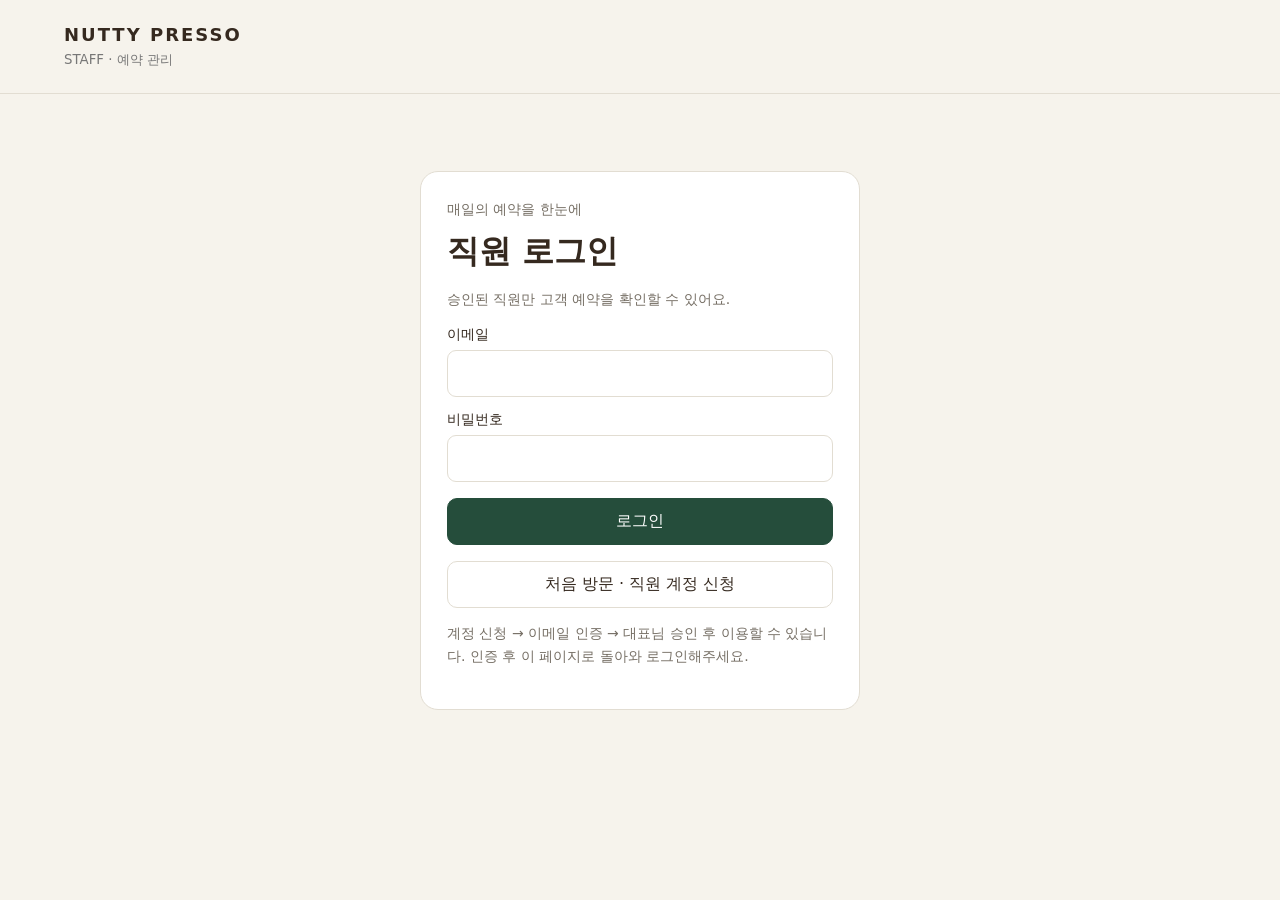
<file: admin/index.html>
<!doctype html><html lang="ko"><meta charset="utf-8"><meta name="viewport" content="width=device-width,initial-scale=1"><meta name="robots" content="noindex,nofollow"><meta name="referrer" content="no-referrer"><title>예약 관리 · NUTTY PRESSO</title>
<style>
:root{--ink:#35291f;--paper:#f6f3ec;--green:#254d3b;--line:#e2ddd2}*{box-sizing:border-box}body{margin:0;background:var(--paper);color:var(--ink);font-family:system-ui,-apple-system,'Apple SD Gothic Neo',sans-serif}button,input,select,textarea{font:inherit}button{cursor:pointer;border:1px solid var(--line);background:white;border-radius:10px;padding:12px 16px;color:var(--ink)}button:disabled{opacity:.5;cursor:wait}button.primary{background:var(--green);color:white;border-color:var(--green)}input,select,textarea{width:100%;padding:13px;border:1px solid var(--line);border-radius:9px;background:white;color:var(--ink)}label{display:block;font-size:14px;margin:14px 0 6px}a{color:var(--green)}header{padding:24px 5%;border-bottom:1px solid var(--line);display:flex;justify-content:space-between;align-items:center;gap:12px}header b{letter-spacing:2px;font-size:18px}header small{display:block;letter-spacing:0;margin-top:6px;color:#777}main{max-width:1120px;margin:auto;padding:32px 24px 80px}h1{font-size:32px;margin:8px 0}h2{font-size:21px;margin:0 0 16px}.muted{color:#766f65;font-size:14px;line-height:1.7}.panel{background:white;border:1px solid var(--line);border-radius:18px;padding:26px}.login{max-width:440px;margin:45px auto}.row{display:flex;align-items:center;gap:10px;flex-wrap:wrap}.spread{justify-content:space-between}.stats{display:grid;grid-template-columns:repeat(3,1fr);gap:14px;margin:28px 0}.stat{text-align:left;padding:22px;background:#fff;border-radius:16px}.stat strong{font-size:34px;display:block;margin-top:10px}.stat.active{background:var(--green);color:white;border-color:var(--green)}.toolbar{display:grid;grid-template-columns:1.5fr 1fr 1fr auto;gap:10px;margin:18px 0}.notice{padding:14px 18px;border-radius:10px;background:#ebe5d8;line-height:1.6;margin:16px 0;white-space:pre-line}.error{background:#fce8e2;color:#8e3025}.list{display:grid;gap:12px}.card{background:white;border:1px solid var(--line);border-radius:14px;padding:22px}.badge{border-radius:30px;padding:5px 11px;background:#f7e8c3;font-size:13px}.badge.confirmed{background:#e0eee5}.badge.completed{background:#e9e8e4}.badge.cancelled{background:#f7e0df}.date{font-size:14px;color:#6a645b}.name{font-size:20px;font-weight:700;margin:14px 0 8px}.details{border-top:1px solid var(--line);margin-top:18px;padding-top:8px}.details p{white-space:pre-wrap;overflow-wrap:anywhere}.fields{display:grid;grid-template-columns:1fr 1fr;gap:12px}.check{display:flex;align-items:center;gap:8px;margin:20px 0}.check input{width:20px;height:20px}.empty{text-align:center;padding:60px 15px;color:#777}.summary{margin-bottom:22px;line-height:1.8}.login button{margin-top:16px}.full{width:100%}[hidden]{display:none!important}summary{cursor:pointer;margin-top:14px;font-size:14px;color:var(--green)}footer{margin-top:30px;font-size:13px;color:#888}button:focus-visible,a:focus-visible,summary:focus-visible{outline:3px solid #b89344;outline-offset:3px}@media(max-width:640px){header{padding:20px}header b{font-size:15px}main{padding:24px 16px 60px}h1{font-size:27px}.stats{gap:7px}.stat{padding:16px 10px;font-size:13px}.stat strong{font-size:28px}.toolbar{grid-template-columns:1fr 1fr}.toolbar input[type=search]{grid-column:1/-1}.card{padding:18px}.panel{padding:22px}.login{margin:16px auto}}
</style>
<header><div><b>NUTTY PRESSO</b><small>STAFF · 예약 관리</small></div><button id="logout" hidden>로그아웃</button></header>
<main><section id="auth" class="panel login"><span class="muted">매일의 예약을 한눈에</span><h1>직원 로그인</h1><p class="muted">승인된 직원만 고객 예약을 확인할 수 있어요.</p><form id="loginForm"><label for="email">이메일</label><input id="email" type="email" autocomplete="username" required><label for="password">비밀번호</label><input id="password" type="password" autocomplete="current-password" minlength="8" required><button class="primary full" id="loginBtn">로그인</button><button type="button" class="full" id="signup">처음 방문 · 직원 계정 신청</button></form><p class="muted">계정 신청 → 이메일 인증 → 대표님 승인 후 이용할 수 있습니다. 인증 후 이 페이지로 돌아와 로그인해주세요.</p></section>
<div id="message" role="status" aria-live="polite" hidden></div>
<section id="dashboard" hidden><div class="row spread"><div><div class="muted" id="todayLabel"></div><h1>오늘의 예약 업무</h1></div><button id="refresh">↻ 새로고침</button></div><p class="muted">오전에는 신규 예약 연락 · 마감 전에는 내일 제작 수량 확인</p>
<div class="stats"><button class="stat active" data-filter="new">연락할 신규 예약<strong id="newCount">—</strong></button><button class="stat" data-filter="today">오늘 픽업<strong id="todayCount">—</strong></button><button class="stat" data-filter="tomorrow">내일 픽업<strong id="tomorrowCount">—</strong></button></div>
<div class="panel summary"><b>내일 준비할 케이크</b><div id="prep" class="muted">불러오는 중…</div></div>
<div class="toolbar"><input id="search" type="search" aria-label="예약 검색" placeholder="이름 또는 전화번호 검색"><select id="filter" aria-label="예약 분류"><option value="new">신규 · 연락 필요</option><option value="today">오늘 픽업</option><option value="tomorrow">내일 픽업</option><option value="upcoming">예정된 픽업</option><option value="all">전체 예약</option><option value="completed">픽업 완료</option><option value="cancelled">취소</option></select><input id="day" type="date" aria-label="픽업 날짜"><button id="reset">필터 초기화</button></div><div class="row spread muted"><span id="resultCount"></span><span id="synced"></span></div><div id="list" class="list" style="margin-top:14px"></div><button id="more" class="full" style="margin-top:16px" hidden>이전 예약 더 불러오기</button><footer>한국 시간 기준 · 변경사항은 저장 즉시 예약 데이터에 반영됩니다.</footer></section></main>
<script>
'use strict';
const BASE='https://hpexprhlyikznqaptqww.supabase.co',KEY='sb_publishable_fJzGi38yo76T3kGgjBuvUg_BVb0RwGD';
const $=s=>document.querySelector(s), names={deep_basque:'딥 바스크 치즈케이크',matcha:'말차 바스크 치즈케이크',strawberry:'딸기 바스크 치즈케이크'},statuses={new:'접수',confirmed:'확정',completed:'픽업 완료',cancelled:'취소'};
let session=null,rows=[],busy=false,limit=500,version=0;
const won=n=>Number(n).toLocaleString('ko-KR')+'원',esc=v=>String(v??'').replace(/[&<>"']/g,c=>({'&':'&amp;','<':'&lt;','>':'&gt;','"':'&quot;',"'":'&#39;'}[c]));
function dateKST(offset=0){return new Date(Date.now()+9*3600000+offset*86400000).toISOString().slice(0,10)}
function message(text,error=false){$('#message').textContent=text;$('#message').className='notice'+(error?' error':'');$('#message').hidden=!text}
function saveSession(s){session=s;sessionStorage.setItem('nutty_staff_session',JSON.stringify(s))}
async function request(path,options={},token){const res=await fetch(BASE+path,{...options,headers:{apikey:KEY,'Content-Type':'application/json',...(token?{Authorization:'Bearer '+token}:{}),...options.headers},cache:'no-store',signal:AbortSignal.timeout(20000)});const body=await res.text();let data;try{data=body?JSON.parse(body):null}catch{throw Error('서버 응답을 확인하지 못했습니다. 다시 시도해주세요.')}if(!res.ok)throw Error(res.status===401?'로그인이 만료되었거나 로그인 정보가 올바르지 않습니다.':res.status===429?'요청이 많습니다. 잠시 후 다시 시도해주세요.':data?.msg||data?.message||data?.error_description||'요청에 실패했습니다.');return data}
async function token(){if(!session)throw Error('로그인이 필요합니다.');if((session.expires_at||0)*1000<Date.now()+60000){const s=await request('/auth/v1/token?grant_type=refresh_token',{method:'POST',body:JSON.stringify({refresh_token:session.refresh_token})});saveSession({...s,expires_at:Math.floor(Date.now()/1000)+s.expires_in})}return session.access_token}
async function api(path,opts={}){return request('/rest/v1/'+path,opts,await token())}
function clear(){version++;session=null;rows=[];sessionStorage.removeItem('nutty_staff_session');$('#dashboard').hidden=true;$('#auth').hidden=false;$('#logout').hidden=true;$('#list').replaceChildren();$('#password').value=''}
async function openDashboard(){const staff=await api('cake_staff?select=display_name&limit=1');$('#logout').hidden=false;if(!staff.length){$('#auth').hidden=true;message('계정 인증은 완료되었습니다. 아직 직원 승인이 필요합니다. 대표님에게 가입한 이메일을 전달해주세요.');return}$('#auth').hidden=true;$('#dashboard').hidden=false;await refresh()}
$('#loginForm').onsubmit=async e=>{e.preventDefault();$('#loginBtn').disabled=true;message('로그인 중…');try{const s=await request('/auth/v1/token?grant_type=password',{method:'POST',body:JSON.stringify({email:$('#email').value.trim(),password:$('#password').value})});saveSession({...s,expires_at:Math.floor(Date.now()/1000)+s.expires_in});$('#password').value='';await openDashboard()}catch(e){message(e.message,true)}finally{$('#loginBtn').disabled=false}};
$('#signup').onclick=async()=>{if(!$('#loginForm').reportValidity())return;$('#signup').disabled=true;try{await request('/auth/v1/signup',{method:'POST',body:JSON.stringify({email:$('#email').value.trim(),password:$('#password').value})});message('계정 신청을 접수했습니다. 이메일 인증 후 이 페이지에서 로그인해주세요. 기존 계정이면 로그인해주세요. 예약 조회는 대표님 승인 후 가능합니다.')}catch(e){message(e.message,true)}finally{$('#signup').disabled=false}};
$('#logout').onclick=async()=>{const t=session?.access_token;clear();message('로그아웃했습니다.');if(t)try{await request('/auth/v1/logout',{method:'POST'},t)}catch{}};
async function refresh(){if(busy)return;busy=true;$('#refresh').disabled=true;const current=version;message('예약을 불러오는 중…');try{const active=await api('cake_reservations?select=*&status=in.(new,confirmed)&order=pickup_date.asc,pickup_time.asc&limit=1000');const recent=await api('cake_reservations?select=*&order=created_at.desc&limit='+limit);if(current!==version)return;rows=[...new Map([...active,...recent].map(r=>[String(r.id),r])).values()];$('#more').hidden=recent.length<limit;render();$('#synced').textContent=new Date().toLocaleTimeString('ko-KR',{timeZone:'Asia/Seoul'})+' 업데이트';message(active.length===1000?'진행 중 예약이 1,000건 이상입니다. 전체 건수는 관리자에게 확인해주세요.':'')}catch(e){if(current===version)message('새로고침 실패 · 기존 표시 내용은 최신이 아닐 수 있습니다.\n'+e.message,true)}finally{busy=false;$('#refresh').disabled=false}}
function render(){const today=dateKST(),tomorrow=dateKST(1),active=r=>!['cancelled','completed'].includes(r.status);$('#todayLabel').textContent=new Date().toLocaleDateString('ko-KR',{timeZone:'Asia/Seoul',month:'long',day:'numeric',weekday:'long'});$('#newCount').textContent=rows.filter(r=>r.status==='new').length;$('#todayCount').textContent=rows.filter(r=>r.pickup_date===today&&active(r)).length;$('#tomorrowCount').textContent=rows.filter(r=>r.pickup_date===tomorrow&&active(r)).length;const prep=rows.filter(r=>r.pickup_date===tomorrow&&r.status==='confirmed'),pending=rows.filter(r=>r.pickup_date===tomorrow&&r.status==='new').reduce((a,r)=>a+r.quantity,0);$('#prep').textContent=(prep.length?Object.keys(names).map(k=>{const n=prep.filter(r=>r.product===k).reduce((a,r)=>a+r.quantity,0);return n?names[k]+' '+n+'개':null}).filter(Boolean).join(' · '):'확정된 예약이 없습니다.')+(pending?' / 미확정 '+pending+'개 별도 확인':'');const filter=$('#filter').value,q=$('#search').value.trim().toLowerCase(),day=$('#day').value;document.querySelectorAll('[data-filter]').forEach(b=>b.classList.toggle('active',b.dataset.filter===filter));const selected=rows.filter(r=>(!q||(r.customer_name+' '+r.phone).toLowerCase().includes(q)||r.phone.replace(/\D/g,'').includes(q.replace(/[^0-9]/g,''))&&/\d/.test(q))&&(!day||r.pickup_date===day)&&(filter==='all'||filter==='new'&&r.status==='new'||filter==='today'&&r.pickup_date===today&&active(r)||filter==='tomorrow'&&r.pickup_date===tomorrow&&active(r)||filter==='upcoming'&&r.pickup_date>=today&&active(r)||r.status===filter)).sort((a,b)=>(a.pickup_date+a.pickup_time).localeCompare(b.pickup_date+b.pickup_time));$('#resultCount').textContent=selected.length+'건 · '+selected.reduce((a,r)=>a+r.quantity,0)+'개';$('#list').innerHTML=selected.length?selected.map(r=>`<article class="card" data-id="${esc(r.id)}"><div class="row spread"><span class="date">${esc(r.pickup_date)} · ${esc(r.pickup_time.slice(0,5))} 픽업${r.pickup_date<today&&active(r)?' · ⚠ 지난 픽업 확인':''}</span><span class="badge ${esc(r.status)}">${esc(statuses[r.status]||r.status)}</span></div><div class="name">${esc(r.customer_name)}</div><div class="row spread"><span>${esc(names[r.product]||r.product)} <b>${r.quantity}개</b></span><b>${won(r.total_price)}</b></div><details><summary>연락처 · 메모 · 예약 처리</summary><div class="details"><p><a href="tel:${esc(r.phone.replace(/[^+0-9]/g,''))}">${esc(r.phone)}</a></p><p class="muted">고객 메모: ${esc(r.memo||'없음')}</p><form class="edit"><label>진행 상태<select name="status">${Object.entries(statuses).map(([k,v])=>`<option value="${k}" ${r.status===k?'selected':''}>${v}</option>`).join('')}</select></label><label class="check"><input type="checkbox" name="paid" ${r.paid?'checked':''}>현장 결제 확인</label><label>직원 메모<textarea name="staff_note" maxlength="2000" rows="3" placeholder="고객 연락 결과, 준비사항 등을 적어주세요.">${esc(r.staff_note)}</textarea></label><button class="primary" type="submit">변경사항 저장</button></form></div></details></article>`).join(''):'<div class="panel empty">해당하는 예약이 없습니다.</div>'}
$('#list').onsubmit=async e=>{if(!e.target.matches('.edit'))return;e.preventDefault();const form=e.target,card=form.closest('[data-id]'),r=rows.find(r=>String(r.id)===card.dataset.id);const status=form.elements.status.value,paid=form.elements.paid.checked,note=form.elements.staff_note.value; if(status==='completed'&&!paid){message('픽업 완료 전 현장 결제를 확인해주세요.',true);return}if(status==='cancelled'&&r.status!=='cancelled'&&!confirm('이 예약을 취소 처리할까요?'))return;const button=form.querySelector('button');button.disabled=true;try{const result=await api('cake_reservations?id=eq.'+encodeURIComponent(r.id)+'&updated_at=eq.'+encodeURIComponent(r.updated_at),{method:'PATCH',headers:{Prefer:'return=representation'},body:JSON.stringify({status,paid,staff_note:note,updated_at:new Date().toISOString()})});if(!result?.length)throw Error('다른 직원이 변경했거나 권한이 없습니다. 새로고침 후 다시 확인해주세요.');Object.assign(r,result[0]);render();message('예약 변경사항을 저장했습니다.')}catch(e){message('저장 결과를 확인해주세요. 재시도 전 새로고침으로 반영 여부를 확인해주세요.\n'+e.message,true);button.disabled=false}};
$('#refresh').onclick=refresh;$('#more').onclick=()=>{limit+=500;refresh()};$('#filter').onchange=render;$('#search').oninput=render;$('#day').onchange=render;document.querySelectorAll('[data-filter]').forEach(b=>b.onclick=()=>{$('#filter').value=b.dataset.filter;$('#day').value='';render()});$('#reset').onclick=()=>{$('#filter').value='all';$('#day').value='';$('#search').value='';render()};
try{session=JSON.parse(sessionStorage.getItem('nutty_staff_session'));if(session)openDashboard().catch(e=>{clear();message(e.message,true)})}catch{clear()}
</script></html>
</file>
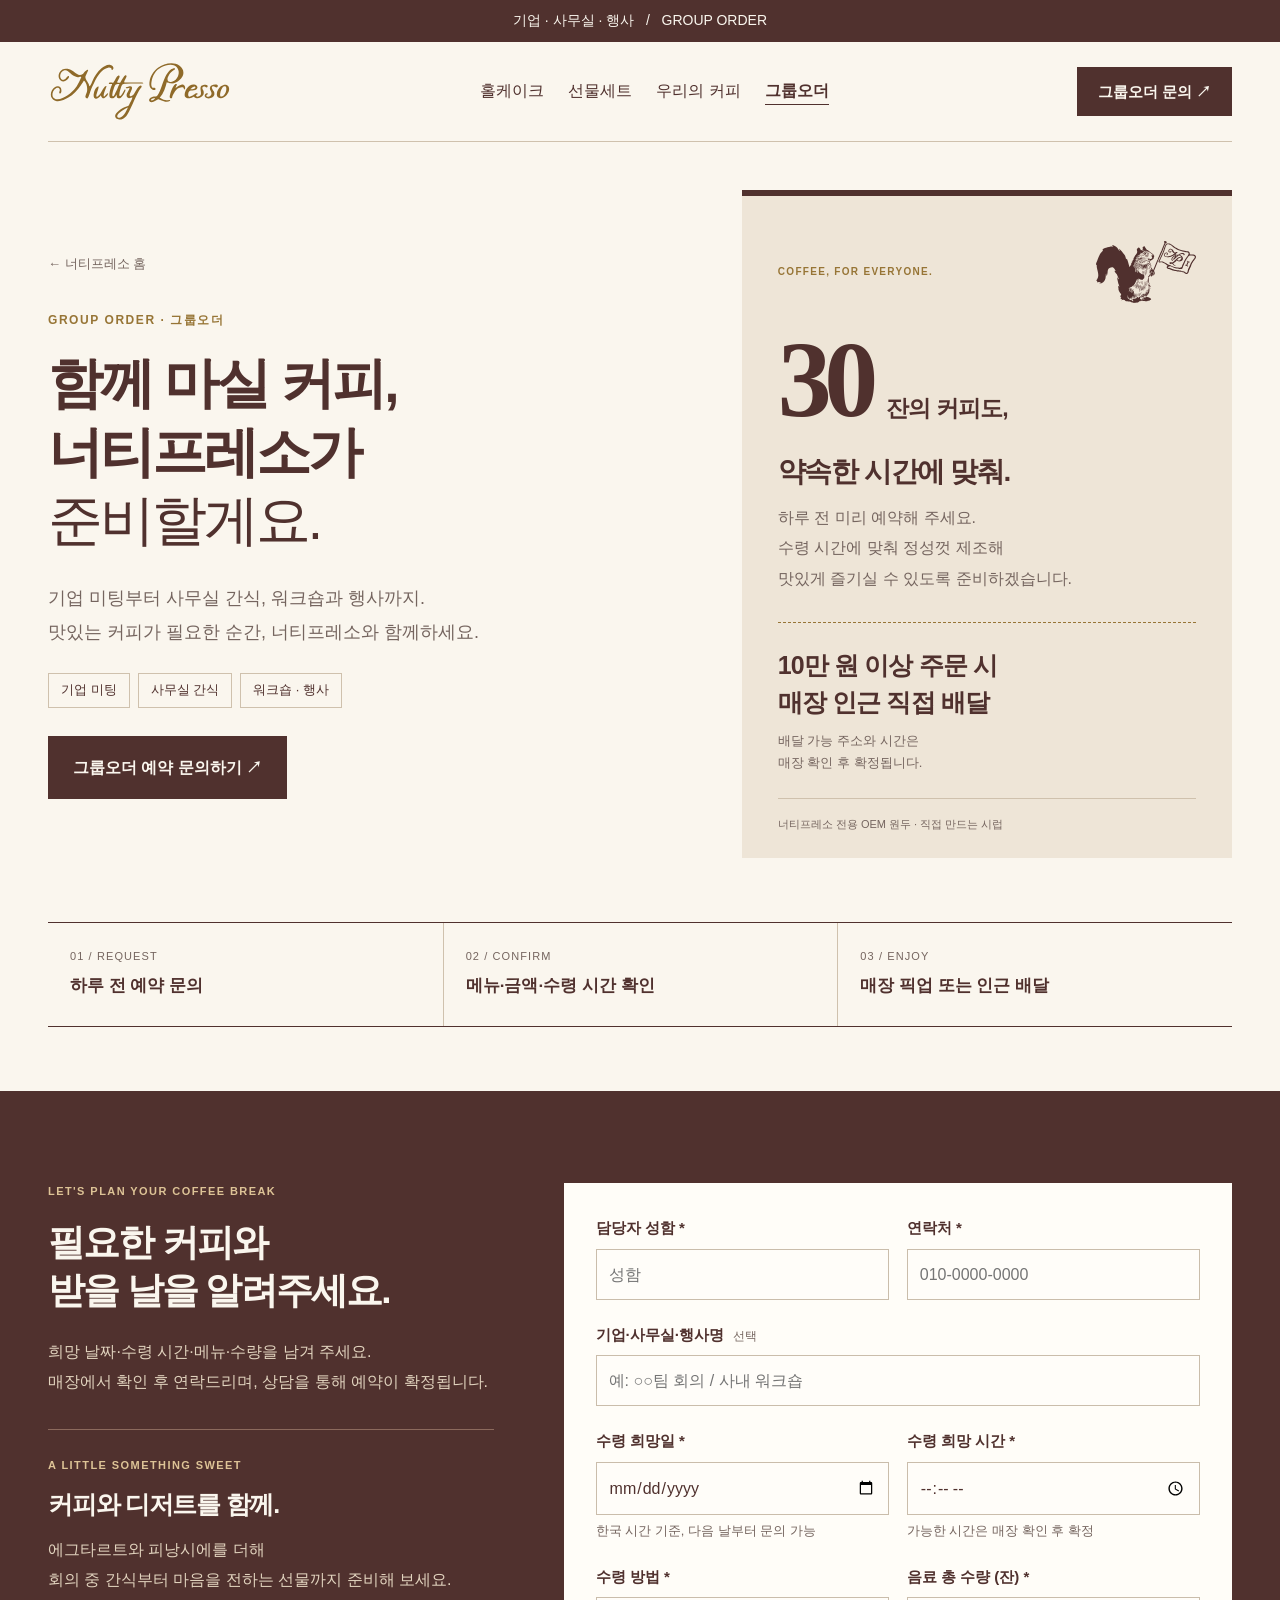
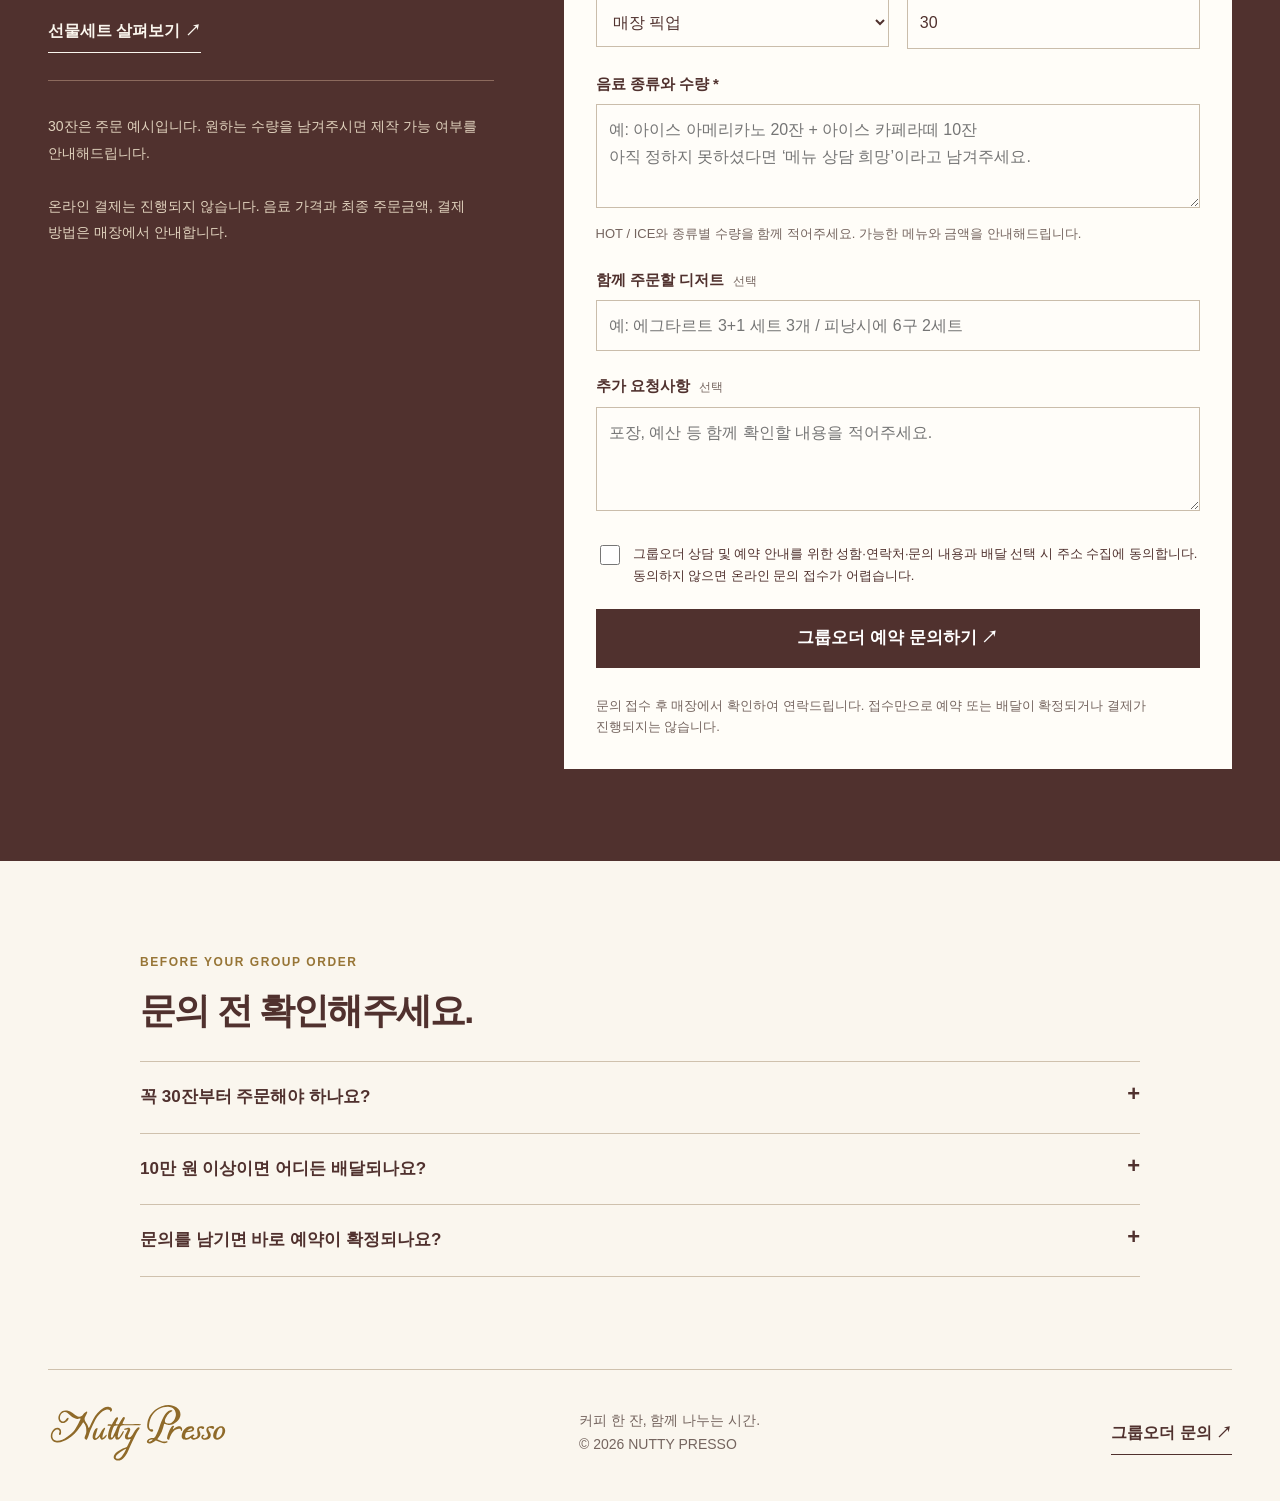
<file: group-order/index.html>
<!doctype html>
<html lang="ko">
<head>
<meta charset="utf-8">
<meta name="viewport" content="width=device-width, initial-scale=1">
<meta name="theme-color" content="#50312e">
<title>GROUP ORDER | 기업·사무실·행사 단체 커피 예약 — 너티프레소</title>
<meta name="description" content="함께 마실 커피, 너티프레소가 준비할게요. 기업·사무실·행사 단체 음료를 하루 전 예약하세요. 수령 시간에 맞춰 제조하며, 10만 원 이상 주문 시 매장 인근 직접 배달합니다. 주소와 시간은 매장 확인 후 확정됩니다.">
<meta property="og:title" content="GROUP ORDER | 함께 마실 커피, 너티프레소가 준비할게요.">
<meta property="og:description" content="커피 30잔도, 약속한 시간에 맞춰. 기업·사무실·행사 단체 음료 예약. 10만 원 이상 매장 인근 직접 배달 — 매장 확인 후 확정.">
<meta property="og:type" content="website">
<meta property="og:url" content="https://f45luke-source.github.io/nuttypresso-cake/group-order/">
<meta property="og:image" content="https://f45luke-source.github.io/nuttypresso-cake/assets/basque-real.webp">
<link rel="canonical" href="https://f45luke-source.github.io/nuttypresso-cake/group-order/">
<link rel="icon" href="../assets/nutty-mascot.svg" type="image/svg+xml">
<link rel="stylesheet" href="../nutty.css?v=20261013">
<link rel="stylesheet" href="../group-order.css?v=20261014-1">
<script src="../group-order.js?v=20261014-1" defer></script>
</head>
<body class="group-page">
<a class="skip" href="#main">본문으로 이동</a>
<div class="notice">기업 · 사무실 · 행사 &nbsp; / &nbsp; GROUP ORDER</div>
<header class="header wrap">
<a href="../" aria-label="너티프레소 홈"><img class="wordmark" src="../assets/nutty-wordmark.svg" alt="Nutty Presso" width="210" height="75"></a>
<nav aria-label="주 메뉴"><a href="../#cakes">홀케이크</a><a href="../#gifts">선물세트</a><a href="../#brand">우리의 커피</a><a href="./" aria-current="page">그룹오더</a></nav>
<a href="#group-inquiry" class="button small">그룹오더 문의 ↗</a>
<button class="nav-toggle" aria-expanded="false" aria-controls="mobile-menu" aria-label="메뉴 열기">☰</button>
</header>
<nav id="mobile-menu" class="mobile-menu" hidden aria-label="모바일 메뉴"><a href="../#cakes">홀케이크</a><a href="../#gifts">선물세트</a><a href="../#brand">우리의 커피</a><a href="./" aria-current="page">그룹오더</a></nav>
<main id="main">
<section class="group-hero wrap" aria-labelledby="group-title">
<div class="group-hero-copy">
<a class="group-back" href="../">← 너티프레소 홈</a>
<span class="eyebrow">GROUP ORDER · 그룹오더</span>
<h1 id="group-title">함께 마실 커피,<br>너티프레소가<br><em>준비할게요.</em></h1>
<p>기업 미팅부터 사무실 간식, 워크숍과 행사까지.<br>맛있는 커피가 필요한 순간, 너티프레소와 함께하세요.</p>
<div class="group-tags" aria-label="추천 주문 상황"><span>기업 미팅</span><span>사무실 간식</span><span>워크숍 · 행사</span></div>
<div class="actions"><a class="button" href="#group-inquiry">그룹오더 예약 문의하기 ↗</a></div>
</div>
<aside class="group-ticket" aria-label="단체 음료 예약 및 배달 안내">
<div class="group-ticket-top"><span class="eyebrow">COFFEE, FOR EVERYONE.</span><img src="../assets/nutty-mascot.svg" alt="" width="130" height="100"></div>
<p class="group-big-number">30<span>잔의 커피도,</span></p>
<h2>약속한 시간에 맞춰.</h2>
<p class="group-ticket-copy">하루 전 미리 예약해 주세요.<br>수령 시간에 맞춰 정성껏 제조해<br>맛있게 즐기실 수 있도록 준비하겠습니다.</p>
<div class="group-delivery"><strong>10만 원 이상 주문 시<br>매장 인근 직접 배달</strong><p>배달 가능 주소와 시간은<br>매장 확인 후 확정됩니다.</p></div>
<p class="group-ticket-foot">너티프레소 전용 OEM 원두 · 직접 만드는 시럽</p>
</aside>
</section>
<div class="group-steps wrap" aria-label="그룹오더 진행 순서"><div><small>01 / REQUEST</small><strong>하루 전 예약 문의</strong></div><div><small>02 / CONFIRM</small><strong>메뉴·금액·수령 시간 확인</strong></div><div><small>03 / ENJOY</small><strong>매장 픽업 또는 인근 배달</strong></div></div>
<section class="group-form-section section" id="group-inquiry" aria-labelledby="inquiry-title">
<div class="wrap reserve-grid">
<div class="group-form-intro"><span class="eyebrow">LET'S PLAN YOUR COFFEE BREAK</span><h2 id="inquiry-title">필요한 커피와<br>받을 날을 알려주세요.</h2><p>희망 날짜·수령 시간·메뉴·수량을 남겨 주세요.<br>매장에서 확인 후 연락드리며, 상담을 통해 예약이 확정됩니다.</p><div class="group-dessert-note"><span class="eyebrow">A LITTLE SOMETHING SWEET</span><h3>커피와 디저트를 함께.</h3><p>에그타르트와 피낭시에를 더해<br>회의 중 간식부터 마음을 전하는 선물까지 준비해 보세요.</p><a class="text-link" href="../#gifts">선물세트 살펴보기 ↗</a></div><p class="group-fine">30잔은 주문 예시입니다. 원하는 수량을 남겨주시면 제작 가능 여부를 안내해드립니다.<br><br>온라인 결제는 진행되지 않습니다. 음료 가격과 최종 주문금액, 결제 방법은 매장에서 안내합니다.</p></div>
<form class="form" id="group-form">
<div class="field"><label for="group-name">담당자 성함 *</label><input id="group-name" name="customer_name" autocomplete="name" maxlength="50" placeholder="성함" required></div>
<div class="field"><label for="group-phone">연락처 *</label><input id="group-phone" name="phone" type="tel" inputmode="tel" autocomplete="tel" maxlength="25" placeholder="010-0000-0000" required></div>
<div class="field full"><label for="group-company">기업·사무실·행사명 <span class="group-optional">선택</span></label><input id="group-company" name="company" autocomplete="organization" maxlength="100" placeholder="예: ○○팀 회의 / 사내 워크숍"></div>
<div class="field"><label for="group-date">수령 희망일 *</label><input id="group-date" name="requested_date" type="date" required><p class="field-help">한국 시간 기준, 다음 날부터 문의 가능</p></div>
<div class="field"><label for="group-time">수령 희망 시간 *</label><input id="group-time" name="requested_time" type="time" required><p class="field-help">가능한 시간은 매장 확인 후 확정</p></div>
<div class="field"><label for="group-method">수령 방법 *</label><select id="group-method" name="fulfillment_method" required aria-controls="group-delivery-fields"><option value="pickup">매장 픽업</option><option value="delivery">매장 인근 직접 배달</option></select></div>
<div class="field"><label for="group-quantity">음료 총 수량 (잔) *</label><input id="group-quantity" name="drink_quantity" type="number" inputmode="numeric" min="1" max="10000" step="1" value="30" required></div>
<div class="field full"><label for="group-drinks">음료 종류와 수량 *</label><textarea id="group-drinks" name="drink_details" maxlength="2000" placeholder="예: 아이스 아메리카노 20잔 + 아이스 카페라떼 10잔&#10;아직 정하지 못하셨다면 ‘메뉴 상담 희망’이라고 남겨주세요." required></textarea><p class="field-help">HOT / ICE와 종류별 수량을 함께 적어주세요. 가능한 메뉴와 금액을 안내해드립니다.</p></div>
<div class="group-delivery-fields full" id="group-delivery-fields" hidden>
<div class="field"><label for="group-address">배달 희망 주소 *</label><input id="group-address" name="delivery_address" autocomplete="street-address" maxlength="300" placeholder="주소, 건물명, 층·호수" disabled></div>
<p class="field-help">10만 원 이상 주문 시 매장 인근 직접 배달합니다. 매장에서 주소·시간·최종 주문금액을 확인한 후 가능 여부를 안내합니다.</p>
<label class="consent" for="group-delivery-consent"><input id="group-delivery-consent" type="checkbox" disabled><span>10만 원 이상 주문 및 매장 인근 배달 조건을 확인했습니다. 주소와 시간은 매장 확인 후 확정되는 데 동의합니다.</span></label>
</div>
<div class="field full"><label for="group-desserts">함께 주문할 디저트 <span class="group-optional">선택</span></label><input id="group-desserts" name="dessert_details" maxlength="1000" placeholder="예: 에그타르트 3+1 세트 3개 / 피낭시에 6구 2세트"></div>
<div class="field full"><label for="group-memo">추가 요청사항 <span class="group-optional">선택</span></label><textarea id="group-memo" name="memo" maxlength="1000" placeholder="포장, 예산 등 함께 확인할 내용을 적어주세요."></textarea></div>
<div class="group-honeypot" aria-hidden="true"><label for="group-website">이 항목은 비워두세요</label><input id="group-website" name="website" tabindex="-1" autocomplete="off"></div>
<label class="consent full" for="group-consent"><input id="group-consent" name="privacy_consent" type="checkbox" required><span>그룹오더 상담 및 예약 안내를 위한 성함·연락처·문의 내용과 배달 선택 시 주소 수집에 동의합니다. 동의하지 않으면 온라인 문의 접수가 어렵습니다.</span></label>
<button class="submit full" id="group-submit" type="submit">그룹오더 예약 문의하기 ↗</button>
<p class="field-help full">문의 접수 후 매장에서 확인하여 연락드립니다. 접수만으로 예약 또는 배달이 확정되거나 결제가 진행되지는 않습니다.</p>
<div class="status full" id="group-status" role="status" aria-live="polite" tabindex="-1" hidden></div>
<noscript><p class="full">온라인 문의를 이용하려면 브라우저의 자바스크립트를 켜주세요.</p></noscript>
</form>
</div>
</section>
<section class="faq section wrap" aria-labelledby="group-faq-title"><span class="eyebrow">BEFORE YOUR GROUP ORDER</span><h2 id="group-faq-title">문의 전 확인해주세요.</h2><details><summary>꼭 30잔부터 주문해야 하나요?</summary><p>30잔은 단체 주문의 예시입니다. 원하는 수량과 날짜를 남겨주시면, 메뉴와 제작 가능 여부를 매장에서 확인해 안내해드립니다.</p></details><details><summary>10만 원 이상이면 어디든 배달되나요?</summary><p>직접 배달은 10만 원 이상 주문 시 매장 인근에 한해 가능합니다. 정확한 주소와 희망 시간을 남겨주시면, 매장에서 가능 여부와 최종 주문금액을 확인한 뒤 예약을 확정해드립니다.</p></details><details><summary>문의를 남기면 바로 예약이 확정되나요?</summary><p>아니요. 문의 접수 후 매장에서 메뉴·수량·금액·수령 시간을 확인하고 연락드립니다. 상담을 통해 예약과 결제 방법이 확정되며, 온라인 접수 단계에서는 결제가 진행되지 않습니다.</p></details></section>
</main>
<footer class="footer wrap"><a href="../" aria-label="너티프레소 홈"><img src="../assets/nutty-wordmark.svg" alt="Nutty Presso" width="180" height="65" loading="lazy"></a><p>커피 한 잔, 함께 나누는 시간.<br>© 2026 NUTTY PRESSO</p><a class="text-link" href="#group-inquiry">그룹오더 문의 ↗</a></footer>
<aside class="mobile-cta" aria-label="그룹오더 바로가기"><span>기업 · 사무실 · 행사<b>GROUP ORDER</b></span><a href="#group-inquiry">예약 문의 ↗</a></aside>
</body>
</html>
</file>
<file: nutty.css>
:root{--ink:#50312e;--paper:#faf6ee;--line:#cfc1ad;--gold:#977536;--muted:#75655f;--white:#fffdf8;--sans:'Apple SD Gothic Neo','Malgun Gothic',Arial,sans-serif}*{box-sizing:border-box}html{scroll-behavior:smooth;scroll-padding-top:110px}body{margin:0;background:var(--paper);color:var(--ink);font:17px/1.7 var(--sans);word-break:keep-all;-webkit-font-smoothing:antialiased}h1,h2,h3,p,figure{margin:0}h1,h2,h3{line-height:1.2;letter-spacing:-.05em}a{color:inherit;text-decoration:none}img{display:block;max-width:100%;height:auto}button,input,select,textarea{font:inherit}button,a,input,select,textarea,summary{-webkit-tap-highlight-color:transparent}button,summary{cursor:pointer}a:focus-visible,button:focus-visible,input:focus-visible,select:focus-visible,textarea:focus-visible,summary:focus-visible{outline:3px solid var(--gold);outline-offset:5px}[hidden]{display:none!important}.wrap{width:min(1240px,calc(100% - 96px));margin-inline:auto}.skip{position:absolute;top:-100px;left:20px;background:white;padding:12px;z-index:100}.skip:focus{top:8px}.notice{background:var(--ink);color:var(--paper);text-align:center;padding:9px 20px;font-size:14px}.header{display:flex;align-items:center;justify-content:space-between;gap:26px;min-height:100px;position:relative;border-bottom:1px solid var(--line)}.wordmark{width:184px;height:68px;object-fit:contain}.header nav{display:flex;gap:34px;font-size:16px}.header nav a:hover,.text-link:hover{color:var(--gold)}.button{display:inline-flex;align-items:center;justify-content:center;background:var(--ink);color:var(--paper);padding:17px 24px;min-height:56px;border:1px solid var(--ink);font-size:16px;font-weight:700}.button:hover,.submit:hover{background:#715048}.button.small{min-height:46px;padding:11px 20px;font-size:15px}.nav-toggle{display:none;background:none;border:1px solid var(--line);color:var(--ink);width:46px;height:46px;font-size:23px}.mobile-menu{padding:20px;display:grid;gap:14px;border-bottom:1px solid var(--line)}.eyebrow{display:block;font:600 12px/1.5 Arial,sans-serif;letter-spacing:.13em;color:var(--gold)}.hero{display:grid;grid-template-columns:1fr 1.05fr;gap:50px;align-items:center;padding-top:56px;padding-bottom:58px}.hero h1{font-size:clamp(38px,4.4vw,62px);font-weight:750;line-height:1.22;margin:24px 0}.hero h1 em{font-style:normal;font-weight:450}.hero p{font-size:19px;color:var(--muted);line-height:1.7}.actions{display:flex;gap:24px;align-items:center;flex-wrap:wrap;margin-top:28px}.text-link{font-size:16px;font-weight:700;border-bottom:1px solid;padding:8px 0}.hero-photo{background:#e8dbc2;position:relative;overflow:hidden;padding:25px 22px 18px}.photo-heading{font:italic 21px Georgia,serif;text-align:center;display:block}.hero-photo img{width:100%;aspect-ratio:1.1;object-fit:contain;padding:16px 0}.hero-photo figcaption{border-top:1px solid #bba789;padding-top:16px;display:flex;justify-content:space-between;align-items:center;gap:16px;font-size:12px}.hero-photo figcaption>b{font-size:22px}.quick{display:grid;grid-template-columns:repeat(3,1fr);border-top:1px solid var(--ink);border-bottom:1px solid var(--ink)}.quick a{padding:23px 22px;display:grid;gap:8px}.quick a+ a{border-left:1px solid var(--line)}.quick small{font-size:11px;letter-spacing:.1em;color:var(--muted)}.quick span{display:flex;justify-content:space-between;font-size:18px;font-weight:700}.quick a:hover{background:#ede4d5}.section{padding-top:92px;padding-bottom:92px}.section-heading{display:flex;align-items:end;justify-content:space-between;gap:30px;margin-bottom:40px}.section-heading h2{font-size:clamp(34px,3.6vw,48px);margin-top:17px}.section-heading>p{font-size:17px;color:var(--muted)}.section-heading strong{color:var(--ink);font-weight:600}.cake-selection{display:grid;grid-template-columns:.9fr 1.1fr;gap:50px;align-items:center}.cake-feature{background:#f0e9dd;padding:20px 16px;text-align:center}.cake-feature img{width:100%;aspect-ratio:1.15;object-fit:contain}.cake-feature p{font-size:14px;color:var(--muted);padding-top:8px}.cake-row{display:grid;grid-template-columns:30px 1fr auto;align-items:center;gap:20px;border-top:1px solid var(--line);padding:28px 0}.cake-row:last-child{border-bottom:1px solid var(--line)}.flavor-number{align-self:start;font:italic 20px Georgia,serif;color:var(--gold);padding-top:5px}.cake-row .eyebrow{font-size:11px;letter-spacing:.1em}.cake-row h3{font-size:26px;margin:6px 0 8px}.cake-row p{font-size:16px;color:var(--muted)}.cake-row.matcha .eyebrow{color:#607045}.cake-row.strawberry .eyebrow{color:#a14450}.price{display:flex;gap:14px;align-items:baseline;margin-top:12px;flex-wrap:wrap}.price del{font-size:14px;color:var(--muted)}.price strong{font-size:24px;letter-spacing:-.035em}.select-cake{font-size:15px;border-bottom:1px solid;padding:12px 0;font-weight:700;white-space:nowrap}.fine{font-size:13px;color:var(--muted);margin-top:18px}.gifts{background:#eee5d7}.gift-pair{display:grid;grid-template-columns:1fr 1fr;gap:30px}.gift-ticket{background:var(--white);border-top:6px solid var(--ink);padding:35px}.gift-ticket:nth-child(2){border-color:var(--gold)}.gift-number{font:700 clamp(60px,7vw,98px)/1.1 Georgia,serif;letter-spacing:-.07em;margin:30px 0 20px}.gift-number span{font:400 30px var(--sans);letter-spacing:-.02em;padding:0 8px}.gift-ticket h3{font-size:29px}.gift-ticket p{font-size:17px;color:var(--muted);margin:10px 0 24px}.gift-bottom{display:flex;align-items:end;justify-content:space-between;border-top:1px solid var(--line);padding-top:16px;gap:14px}.gift-guide{border-block:1px solid #c8bba5;margin-top:25px}.gift-guide p{max-width:850px}.brand{display:grid;grid-template-columns:1fr 1fr;gap:70px;align-items:center}.brand-heading{position:relative}.brand-heading>img{position:absolute;right:10px;top:0;width:120px;height:100px;object-fit:contain;opacity:.85}.brand-heading .eyebrow{margin-top:100px}.brand-heading h2{font-size:42px;margin-top:20px}.brand-points>div{border-bottom:1px solid var(--line);padding:23px 0}.brand-points b{font-size:22px}.brand-points p{font-size:17px;color:var(--muted);margin-top:7px}.reserve{background:var(--ink);color:var(--paper)}.reserve-grid{display:grid;grid-template-columns:.8fr 1.2fr;gap:70px;align-items:start}.reserve .eyebrow{color:#ddc396}.reserve h2{font-size:38px;margin:20px 0}.reserve-intro>p{font-size:17px;color:#e1d3be}.reserve ol{list-style:decimal-leading-zero;padding-left:30px;margin:35px 0;font-size:18px}.reserve li{padding:15px 0;border-bottom:1px solid #8c6a5d}.reservation-note{font-size:15px;color:#e1d3be}.form{display:grid;grid-template-columns:1fr 1fr;gap:22px 18px;background:var(--white);color:var(--ink);padding:32px}.field{min-width:0}.field label{display:block;font-size:15px;font-weight:700;margin-bottom:8px}.field input,.field select,.field textarea{width:100%;min-width:0;border:1px solid #cabdab;background:#fffdf9;min-height:50px;padding:11px 12px;border-radius:0;color:var(--ink);font-size:16px}.field textarea{min-height:94px;resize:vertical}.full{grid-column:1/-1}.field-help{font-size:13px;color:var(--muted);line-height:1.6;margin:6px 0 0}.total{display:flex;justify-content:space-between;gap:15px;align-items:center;border-block:1px solid var(--line);padding:18px 0}.total>span{font-size:14px}.total small{font-size:12px;color:var(--muted)}.total strong{font-size:28px;white-space:nowrap}.consent{display:flex;align-items:flex-start;gap:10px;font-size:13px;line-height:1.7}.consent input{width:20px;height:20px;flex-shrink:0;accent-color:var(--ink);margin-top:2px}.submit{border:0;background:var(--ink);color:white;min-height:57px;padding:15px;font-size:17px;font-weight:700;cursor:pointer}.submit:disabled{opacity:.65;cursor:wait}.status{white-space:pre-line;padding:20px;background:#edf1e7;font-size:15px;color:#344426}.status.error{background:#fff0e8;color:#892c23}.faq{max-width:1000px}.faq h2{font-size:36px;margin:18px 0 28px}.faq details{border-top:1px solid var(--line)}.faq details:last-child{border-bottom:1px solid var(--line)}summary{padding:21px 0;font-size:17px;font-weight:600;list-style:none;display:flex;justify-content:space-between;gap:18px}summary::after{content:'+';font-size:22px;line-height:1}details[open]>summary::after{content:'−'}details>p{font-size:16px;color:var(--muted);padding-bottom:22px;line-height:1.8}.footer{border-top:1px solid var(--line);padding-top:32px;padding-bottom:38px;display:flex;align-items:center;justify-content:space-between;gap:30px}.footer>img{width:180px}.footer p{font-size:14px;color:var(--muted)}.mobile-cta{display:none}
@media(max-width:1000px){.wrap{width:calc(100% - 56px)}.hero,.cake-selection{gap:30px}.hero h1{font-size:43px}.brand{gap:36px}.reserve-grid{gap:30px;grid-template-columns:1fr 1.2fr}.reserve h2{font-size:31px}.form{padding:25px}.header nav{gap:20px}.quick span{font-size:16px}}
@media(max-width:720px){html{scroll-padding-top:24px}.wrap{width:calc(100% - 40px)}body{font-size:16px;padding-bottom:72px}.notice{font-size:12px}.header{min-height:80px;gap:12px}.header nav{display:none}.wordmark{width:130px;height:55px}.header .button.small{margin-left:auto;font-size:13px;padding:10px 12px;min-height:44px}.nav-toggle{display:block;width:42px;height:44px;font-size:21px}.hero{grid-template-columns:1fr;padding-top:36px;gap:30px;padding-bottom:35px}.hero h1{font-size:clamp(34px,8.4vw,49px);margin:19px 0;line-height:1.22}.hero p{font-size:17px}.hero .eyebrow{font-size:10px}.hero-photo{padding:20px 18px 16px}.hero-photo img{aspect-ratio:1.2}.photo-heading{font-size:19px}.hero-photo figcaption{font-size:10px}.actions{margin-top:22px;gap:20px}.button{font-size:15px;padding:15px 18px}.text-link{font-size:15px}.quick{grid-template-columns:1fr}.quick a{padding:17px 0;gap:3px}.quick a+a{border-left:0;border-top:1px solid var(--line)}.quick span{font-size:17px}.quick small{font-size:10px}.section{padding-top:62px;padding-bottom:62px}.section-heading{display:block;margin-bottom:27px}.section-heading h2{font-size:35px;margin-top:14px}.section-heading>p{font-size:16px;margin-top:18px}.cake-selection{grid-template-columns:1fr;gap:22px}.cake-feature{padding:10px 15px 15px}.cake-feature img{max-height:300px;aspect-ratio:1.6}.cake-row{gap:12px;padding:23px 0;grid-template-columns:24px 1fr auto}.cake-row h3{font-size:24px}.cake-row p{font-size:15px}.price strong{font-size:22px}.select-cake{font-size:14px}.gift-pair{grid-template-columns:1fr;gap:22px}.gift-ticket{padding:26px}.gift-number{margin:20px 0 15px;font-size:76px}.gift-ticket h3{font-size:26px}.gift-ticket p{font-size:16px}.gift-bottom .text-link{font-size:14px}.gift-bottom .price{gap:8px}.gift-guide summary{font-size:15px}.brand{grid-template-columns:1fr;gap:22px}.brand-heading .eyebrow{margin-top:24px;max-width:170px}.brand-heading>img{width:85px;height:70px;top:-20px;right:0}.brand-heading h2{font-size:34px}.brand-points>div{padding:19px 0}.brand-points b{font-size:21px}.brand-points p{font-size:16px}.reserve-grid{grid-template-columns:1fr;gap:30px}.reserve h2{font-size:31px}.reserve ol{margin:24px 0;font-size:16px}.reserve li{padding:10px 0}.reservation-note{font-size:14px}.form{padding:24px 19px;gap:19px 13px}.field label{font-size:14px}.field input,.field select,.field textarea{font-size:16px;padding:10px 9px}.field-help{font-size:12px}.total strong{font-size:25px}.total span{font-size:13px}.consent{font-size:12px}.submit{font-size:15px}.faq h2{font-size:29px}.faq summary{font-size:16px}.faq details p{font-size:15px}.footer{display:grid;grid-template-columns:1fr auto;gap:22px}.footer>img{width:150px}.footer p{grid-column:1/-1;grid-row:2;font-size:13px}.footer>a{font-size:14px}.mobile-cta{position:fixed;inset:auto 0 0;display:flex;align-items:center;justify-content:space-between;background:var(--paper);border-top:1px solid var(--line);padding:11px 20px calc(11px + env(safe-area-inset-bottom));z-index:50;gap:16px}.mobile-cta span{font-size:12px}.mobile-cta b{display:block;font-size:15px}.mobile-cta a{background:var(--ink);color:var(--paper);padding:12px 19px;font-size:14px;font-weight:700}.mobile-cta.away{display:none}}
@media(max-width:370px){.wrap{width:calc(100% - 32px)}.form{grid-template-columns:1fr}.full{grid-column:auto}.hero h1{font-size:34px}.header{gap:8px}.wordmark{width:112px}.header .button.small{font-size:12px;padding:10px}.cake-row{gap:8px}.price{gap:8px}.price strong{font-size:21px}}
@media(prefers-reduced-motion:reduce){html{scroll-behavior:auto}*{transition:none!important}}

/* 2026-10-20: same original layout, real product photography and checkout reassurance */
.hero-benefits{margin-top:13px!important;font-size:14px!important;color:var(--ink)!important;font-weight:650;line-height:1.65!important}
.slice-gallery{display:grid;grid-template-columns:repeat(3,minmax(0,1fr));gap:7px;margin:17px 1px 4px}
.slice-gallery figure{min-width:0;background:#faf6ee;border:1px solid #e5d9c9;padding:6px}
.slice-gallery img{width:100%;height:76px;object-fit:contain}
.slice-gallery figcaption{font-size:11px;line-height:1.5;color:var(--ink);font-weight:700;margin-top:2px}
.seasonal-tag{display:inline-block;vertical-align:middle;background:#f3e6e0;border:1px solid #d2aaa0;color:#914c4a;border-radius:30px;font-size:11px;font-weight:700;letter-spacing:0;padding:5px 9px;white-space:nowrap}
.cake-row p strong{color:var(--ink)}
.trust-section{background:#f5ede0;border-top:1px solid #e0cfbb;border-bottom:1px solid #e0cfbb}
.trust-layout{display:grid;grid-template-columns:1.2fr .8fr;gap:65px;align-items:center}
.trust-copy h2{font-size:clamp(31px,3.7vw,47px);margin:18px 0 24px}
.trust-lead{font-size:18px;color:var(--ink);line-height:1.85;max-width:620px}
.trust-points{margin:24px 0}
.trust-points>div{border-top:1px solid #d4c4b0;padding:16px 0}
.trust-points>div:last-child{border-bottom:1px solid #d4c4b0}
.trust-points b{font-size:17px}
.trust-points p{margin-top:4px;color:var(--muted);font-size:15px}
.trust-photo{background:#ebe0d3;border:1px solid #dacdbb;padding:27px 22px 17px;text-align:center}
.trust-photo img{width:100%;max-height:420px;aspect-ratio:1.05;object-fit:contain}
.trust-photo figcaption{font-size:12px;font-weight:600;color:var(--muted);padding-top:11px;border-top:1px solid #d4c4b0}
.gift-photo{background:#f5efe5;min-height:235px;padding:12px;display:grid;place-items:center;margin-top:15px}
.gift-photo img{width:100%;height:225px;object-fit:contain}
.gift-ticket .gift-number{margin-top:12px}
@media(max-width:1000px){.trust-layout{gap:30px}.trust-photo{padding:19px}}
@media(max-width:720px){.hero-benefits{font-size:13px!important}.slice-gallery img{height:65px}.slice-gallery figcaption{font-size:10px}.trust-layout{grid-template-columns:1fr;gap:24px}.trust-copy h2{font-size:34px}.trust-lead{font-size:16px}.trust-photo{max-width:500px;width:100%;margin:0 auto}.trust-photo img{max-height:310px}.trust-points p{font-size:14px}.seasonal-tag{font-size:10px;padding:4px 7px}.gift-photo{min-height:215px}.gift-photo img{height:208px}}

/* 2026-10-20: plain cake reservation message and larger product images */
.hero .hero-3flavors{width:100%;aspect-ratio:1.1;object-fit:cover;object-position:center;padding:0;background:#f5eadb}
.hero-photo{background:#f4ebdf}
.cake-feature>p{font-weight:600;line-height:1.7}
.gift-ticket .gift-photo{position:relative;display:block;overflow:hidden;aspect-ratio:4/3;min-height:0;margin-top:15px;padding:0;background:#f3e9dc}
.gift-ticket .gift-photo img{display:block;width:100%;height:100%;min-height:0;aspect-ratio:4/3;object-fit:cover;object-position:center}
.gift-photo-tag{position:absolute;left:13px;bottom:13px;background:#50312e;color:#fff9ed;padding:6px 12px;font-size:13px;font-weight:700;letter-spacing:.02em}
.gift-ticket p strong{color:var(--ink);font-weight:800}
.gift-image-note{margin-top:18px;margin-bottom:-4px}
@media(max-width:720px){.hero .hero-3flavors{aspect-ratio:1.12}.gift-ticket .gift-photo{aspect-ratio:4/3}.gift-ticket .gift-photo img{height:100%;aspect-ratio:4/3}.gift-photo-tag{font-size:12px}}

/* 2026-10-20 — flavor-selector interaction, retaining original brand styling */
.cake-image-stage{position:relative;min-height:295px;display:flex;align-items:center;justify-content:center}
.cake-image-stage>img{width:100%;height:auto;aspect-ratio:1.15;object-fit:contain;object-position:center;transition:opacity .16s ease}
.cake-image-stage>img.is-changing{opacity:.35}
.cake-image-caption{position:absolute;bottom:3px;left:50%;transform:translateX(-50%);white-space:normal;text-align:center;max-width:calc(100% - 22px);background:rgba(250,246,238,.94);color:var(--ink);font-size:12px;font-weight:650;line-height:1.5;padding:6px 12px}
.cake-row[data-preview]{cursor:pointer;transition:background .2s ease,box-shadow .2s ease}
.cake-row[data-preview]:hover{background:rgba(233,219,199,.32)}
.cake-row.is-active{background:linear-gradient(90deg,rgba(233,219,199,.53),rgba(233,219,199,0) 94%);box-shadow:inset 3px 0 0 var(--gold)}
.slice-gallery .slice-choice{display:flex;flex-direction:column;align-items:center;justify-content:space-between;min-width:0;width:100%;background:#faf6ee;border:1px solid #e5d9c9;padding:6px;cursor:pointer;color:var(--ink);font:inherit;transition:border-color .2s ease,background .2s ease}
.slice-gallery .slice-choice:hover{background:#f0e7d9;border-color:var(--gold)}
.slice-gallery .slice-choice.is-active{border:2px solid var(--gold);background:#f6ecda;padding:5px}
.slice-gallery .slice-choice img{width:100%;height:76px;aspect-ratio:auto;object-fit:contain}
.slice-gallery .slice-choice span{font-size:11px;line-height:1.5;font-weight:700;margin-top:2px}
.preview-instruction{padding-top:7px!important;font-size:12px!important;color:var(--muted)!important}
@media(max-width:720px){
.cake-image-stage{min-height:230px}
.cake-image-caption{font-size:11px}
.slice-gallery .slice-choice img{height:65px}
.slice-gallery .slice-choice span{font-size:10px}
}
@media(prefers-reduced-motion:reduce){.cake-image-stage>img,.cake-row[data-preview],.slice-gallery .slice-choice{transition:none}}

/* 2026-10-20: intentionally leave whole-cake photo space blank until authentic photos arrive. */
.cake-image-stage{min-height:295px;align-items:stretch}
.cake-image-placeholder{width:100%;min-height:295px;display:flex;flex-direction:column;align-items:center;justify-content:center;gap:12px;padding:30px 15px;background:#eee6d9;color:var(--ink);border:1px solid #e0d5c5;text-align:center}
.cake-photo-label{font:600 11px/1.6 Arial,sans-serif;letter-spacing:.13em;color:var(--gold)}
.cake-image-placeholder strong{font-size:clamp(24px,3vw,35px);letter-spacing:-.045em;font-weight:750}
.cake-photo-status{font-size:13px;color:var(--muted);font-weight:500}
@media(max-width:720px){.cake-image-stage,.cake-image-placeholder{min-height:250px}}
</file>
<file: group-order.css>
/* Group Order extends the existing Nutty Presso brand system. */
.header nav{gap:24px}.header nav [aria-current="page"]{border-bottom:1px solid var(--ink);font-weight:700}
.group-home{border-top:1px solid var(--line);border-bottom:1px solid var(--line)}
.group-home-grid{display:grid;grid-template-columns:1.12fr .88fr;gap:64px;align-items:center}
.group-home h2{font-size:clamp(34px,3.7vw,48px);margin:18px 0 22px;line-height:1.25}
.group-home-copy>p{color:var(--muted);font-size:18px;line-height:1.85}
.group-home-copy .group-home-note{font-size:14px;margin-top:18px}
.group-home-ticket{background:#eee5d7;padding:36px;border-top:5px solid var(--ink)}
.group-home-ticket strong{display:block;font-size:29px;line-height:1.45;letter-spacing:-.04em;margin:12px 0}
.group-home-ticket p{font-size:15px;color:var(--muted);line-height:1.8}
.group-home-ticket .group-home-dessert{border-top:1px dashed var(--gold);margin-top:25px;padding-top:20px;font-size:15px;color:var(--ink)}
.quick.group-quick{grid-template-columns:repeat(4,minmax(0,1fr))}.quick.group-quick a{padding-inline:18px}.quick.group-quick span{font-size:17px}
.group-hero{display:grid;grid-template-columns:1.12fr .88fr;gap:70px;align-items:center;padding-block:48px 64px}
.group-back{display:inline-block;color:var(--muted);font-size:13px;margin-bottom:36px}.group-back:hover{text-decoration:underline}
.group-hero h1{font-size:clamp(40px,4.3vw,59px);line-height:1.25;letter-spacing:-.055em;margin:20px 0 26px}
.group-hero h1 em{font-weight:450;font-style:normal}.group-hero-copy>p{font-size:18px;line-height:1.9;color:var(--muted)}
.group-tags{display:flex;flex-wrap:wrap;gap:8px;margin-top:24px}.group-tags span{border:1px solid var(--line);padding:5px 12px;font-size:13px}
.group-ticket{padding:32px 36px 24px;background:#eee5d7;border-top:6px solid var(--ink);position:relative}
.group-ticket-top{display:flex;align-items:center;justify-content:space-between;gap:12px;min-height:88px}.group-ticket-top .eyebrow{font-size:10px}.group-ticket-top img{width:100px;height:78px;object-fit:contain}
.group-big-number{font:700 108px/1.1 Georgia,serif;letter-spacing:-.07em;margin:5px 0 12px}.group-big-number span{font:600 23px/1.4 var(--sans);letter-spacing:-.035em;padding-left:15px;display:inline-block}
.group-ticket h2{font-size:28px;line-height:1.4;margin-bottom:12px}.group-ticket-copy{font-size:16px;line-height:1.9;color:var(--muted)}
.group-delivery{border-top:1px dashed var(--gold);margin-top:28px;padding-top:24px}.group-delivery strong{font-size:25px;line-height:1.45;letter-spacing:-.035em}.group-delivery p{font-size:13px;color:var(--muted);margin-top:9px}
.group-ticket-foot{border-top:1px solid var(--line);padding-top:16px;margin-top:24px;font-size:11px;color:var(--muted)}
.group-steps{display:grid;grid-template-columns:repeat(3,minmax(0,1fr));border-block:1px solid var(--ink);margin-bottom:64px}.group-steps>div{padding:25px 22px}.group-steps>div+div{border-left:1px solid var(--line)}.group-steps small{display:block;font:11px/1.5 Arial,sans-serif;letter-spacing:.1em;color:var(--muted);margin-bottom:8px}.group-steps strong{font-size:17px}
.group-form-section{background:var(--ink);color:var(--paper)}.group-form-intro .eyebrow{color:#ddc396;font-size:11px}.group-form-intro h2{font-size:37px;line-height:1.3;margin:19px 0 22px}.group-form-intro>p{font-size:16px;color:#e1d3be;line-height:1.9}
.group-dessert-note{padding:27px 0;border-block:1px solid #8c6a5d;margin:32px 0}.group-dessert-note h3{font-size:25px;line-height:1.4;margin:13px 0}.group-dessert-note p{font-size:16px;line-height:1.9;color:#e1d3be}.group-dessert-note a{display:inline-block;margin-top:13px}
.group-form-intro .group-fine{font-size:14px;line-height:1.9}.group-optional{font-size:12px;color:var(--muted);font-weight:400;margin-left:5px}
.group-delivery-fields{padding:20px;border:1px solid var(--line);background:var(--paper)}.group-delivery-fields>.consent{margin-top:16px}
.group-honeypot{position:absolute!important;left:-10000px!important;top:auto;width:1px;height:1px;overflow:hidden}
.group-page .status{overflow-wrap:anywhere}.group-page .form{position:relative}.group-page .footer>a:first-child{border:0}.group-page .field textarea{min-height:104px}
@media(max-width:1050px){.header nav{gap:16px;font-size:14px}.header{gap:18px}.group-home-grid,.group-hero{gap:38px}.group-home-ticket{padding:28px}.group-ticket{padding:24px}.group-hero h1{font-size:44px}.group-hero-copy>p{font-size:16px}.group-form-intro h2{font-size:31px}.quick.group-quick a{padding-inline:12px}.quick.group-quick span{font-size:15px}}
@media(max-width:820px) and (min-width:721px){.header .wordmark{width:145px}.header .button.small{font-size:12px;padding:10px}.header nav{gap:12px;font-size:13px}.header{gap:12px}.group-hero{gap:24px}.group-hero h1{font-size:39px}.group-ticket{padding:22px}.group-ticket-top img{width:75px}.group-big-number{font-size:92px}.group-big-number span{font-size:19px;padding-left:10px}.group-ticket h2{font-size:25px}.group-delivery strong{font-size:22px}.group-steps strong{font-size:15px}.group-steps>div{padding-inline:14px}}
@media(max-width:720px){.group-home-grid,.group-hero{grid-template-columns:1fr;gap:28px}.group-home h2{font-size:33px;margin-bottom:18px}.group-home-copy>p{font-size:16px}.group-home-ticket{padding:26px}.group-home-ticket strong{font-size:26px}.quick.group-quick{grid-template-columns:1fr}.quick.group-quick a{padding-inline:0}.quick.group-quick span{font-size:17px}.group-hero{padding-block:26px 36px}.group-back{margin-bottom:26px}.group-hero h1{font-size:clamp(34px,9vw,48px);margin:16px 0 20px}.group-hero-copy>p{font-size:16px}.group-hero .eyebrow{font-size:11px}.group-tags{margin-top:18px}.group-tags span{font-size:12px}.group-ticket{padding:24px 26px}.group-ticket-top{min-height:60px}.group-ticket-top img{width:85px;height:66px}.group-big-number{font-size:94px}.group-big-number span{font-size:21px}.group-ticket h2{font-size:27px}.group-ticket-copy{font-size:15px}.group-delivery{margin-top:23px;padding-top:20px}.group-delivery strong{font-size:24px}.group-steps{grid-template-columns:1fr;margin-bottom:36px}.group-steps>div{padding:17px 0;display:flex;align-items:center;gap:15px;justify-content:space-between}.group-steps>div+div{border-left:0;border-top:1px solid var(--line)}.group-steps small{margin:0;font-size:10px}.group-steps strong{font-size:15px}.group-form-intro h2{font-size:31px}.group-form-intro>p{font-size:15px}.group-dessert-note{margin:25px 0;padding:22px 0}.group-dessert-note h3{font-size:24px}.group-delivery-fields{padding:16px}.group-page .footer img{width:145px}.group-page .header .button.small{font-size:12px;padding-inline:10px}}
@media(max-width:370px){.group-page .wordmark{width:104px}.group-page .header{gap:7px}.group-page .header .button.small{padding-inline:8px;font-size:11px}.group-ticket{padding:22px}.group-big-number span{font-size:19px}.group-steps strong{font-size:14px}}
</file>
